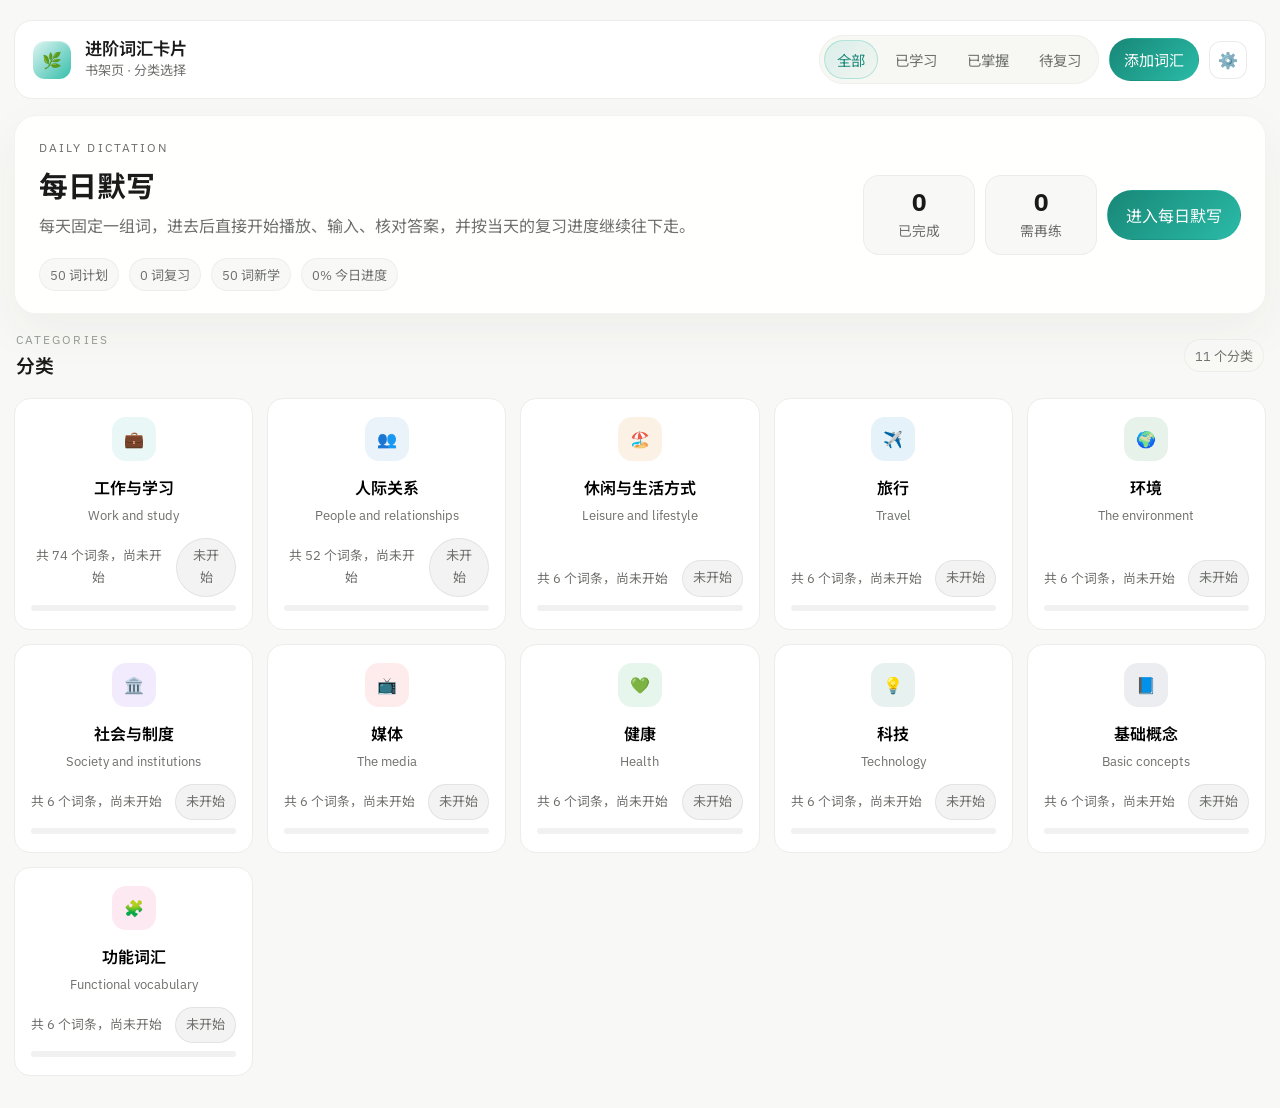
<file: index.html>
<!DOCTYPE html>
<html lang="zh-CN">
  <head>
    <meta charset="UTF-8" />
    <meta name="viewport" content="width=device-width, initial-scale=1.0" />
    <title>进阶词汇卡片</title>
    <meta
      name="description"
      content="把进阶英语词汇做成可浏览、可标记、可复述、可自测的学习笔记网站。"
    />
    <link rel="preconnect" href="https://fonts.googleapis.com" />
    <link rel="preconnect" href="https://fonts.gstatic.com" crossorigin />
    <link
      href="https://fonts.googleapis.com/css2?family=Cormorant+Garamond:wght@500;600;700&family=IBM+Plex+Sans:wght@400;500;600;700&family=Noto+Sans+SC:wght@400;500;700&display=swap"
      rel="stylesheet"
    />
    <link rel="stylesheet" href="./styles.css" />
  </head>
  <body>
    <div class="ambient ambient-left"></div>
    <div class="ambient ambient-right"></div>
    <div class="paper-noise"></div>
    <div class="app-shell">
      <div id="app"></div>
    </div>
    <script src="./script.js"></script>
  </body>
</html>
</file>
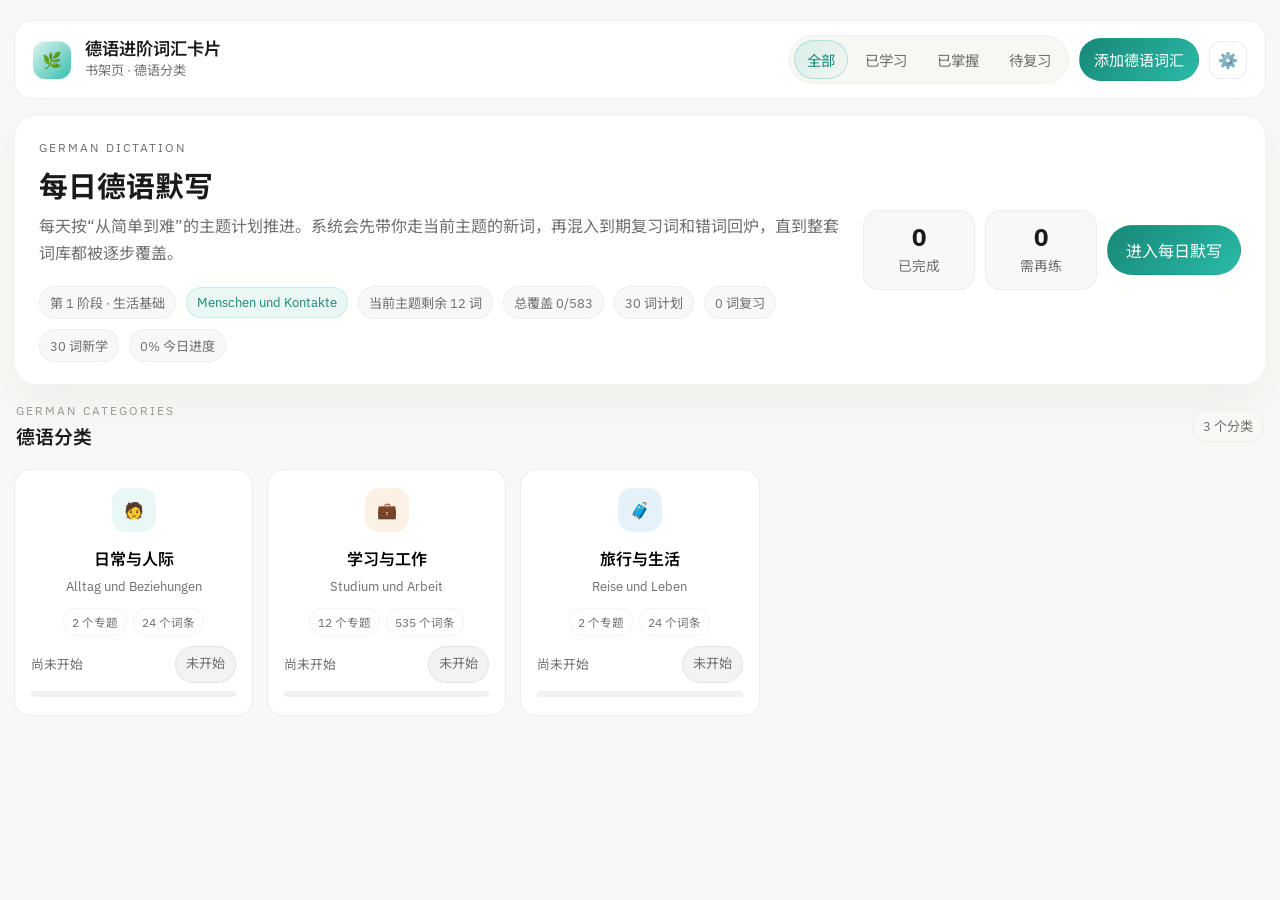
<file: german-vocab-site/index.html>
<!DOCTYPE html>
<html lang="zh-CN">
  <head>
    <meta charset="UTF-8" />
    <meta name="viewport" content="width=device-width, initial-scale=1.0" />
    <title>德语进阶词汇卡片</title>
    <meta
      name="description"
      content="把进阶德语词汇做成可浏览、可标记、可复述、可自测的学习笔记网站。"
    />
    <link rel="preconnect" href="https://fonts.googleapis.com" />
    <link rel="preconnect" href="https://fonts.gstatic.com" crossorigin />
    <link
      href="https://fonts.googleapis.com/css2?family=Cormorant+Garamond:wght@500;600;700&family=IBM+Plex+Sans:wght@400;500;600;700&family=Noto+Sans+SC:wght@400;500;700&display=swap"
      rel="stylesheet"
    />
    <link rel="stylesheet" href="./styles.css?v=curriculum-v3" />
  </head>
  <body>
    <div class="ambient ambient-left"></div>
    <div class="ambient ambient-right"></div>
    <div class="paper-noise"></div>
    <div class="app-shell">
      <div id="app"></div>
    </div>
    <script src="./imported-topics.js?v=curriculum-v3"></script>
    <script src="./script.js?v=curriculum-v3"></script>
  </body>
</html>
</file>
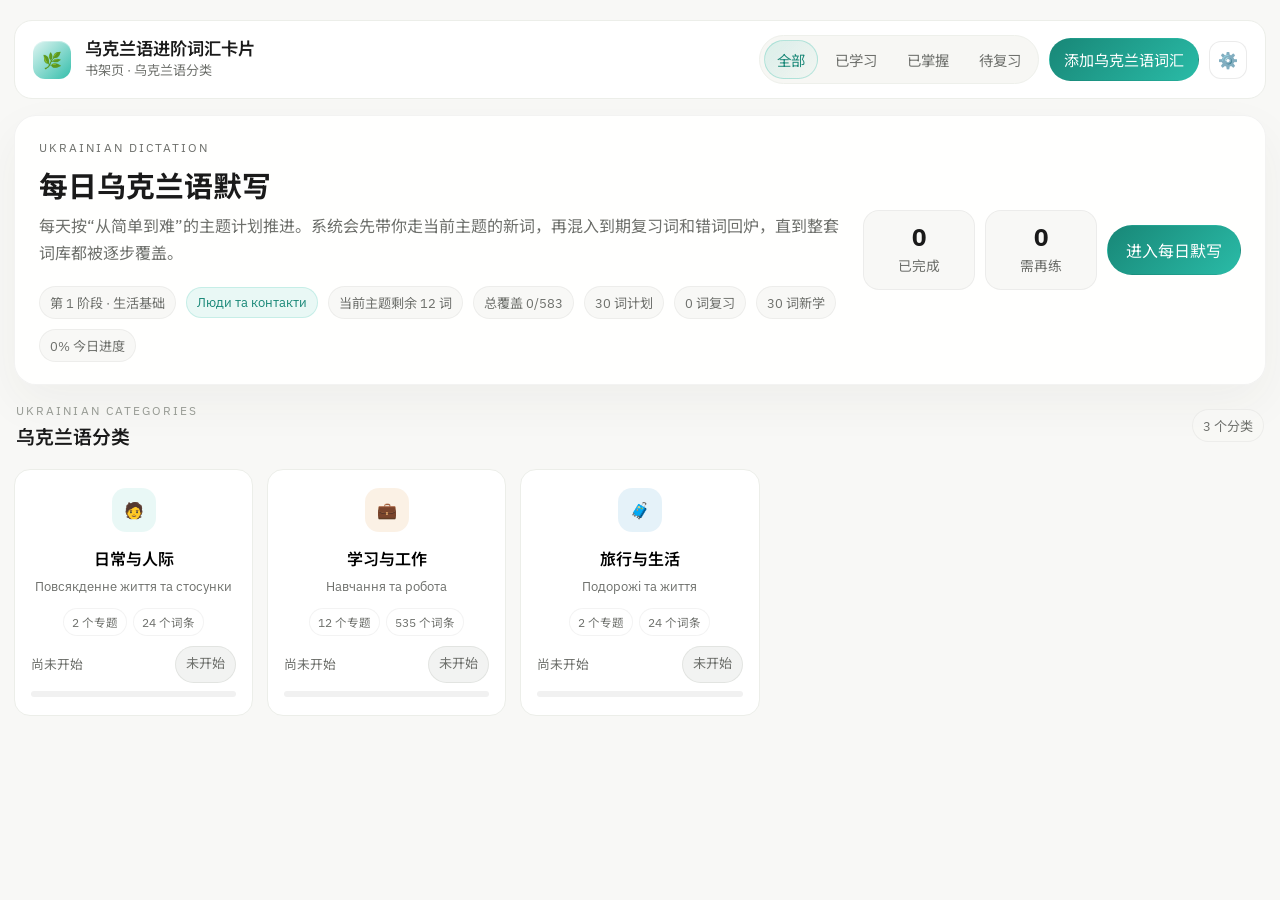
<file: ukrainian-vocab-site/index.html>
<!DOCTYPE html>
<html lang="zh-CN">
  <head>
    <meta charset="UTF-8" />
    <meta name="viewport" content="width=device-width, initial-scale=1.0" />
    <title>乌克兰语进阶词汇卡片</title>
    <meta
      name="description"
      content="把进阶乌克兰语词汇做成可浏览、可标记、可复述、可自测的学习笔记网站。"
    />
    <link rel="preconnect" href="https://fonts.googleapis.com" />
    <link rel="preconnect" href="https://fonts.gstatic.com" crossorigin />
    <link
      href="https://fonts.googleapis.com/css2?family=Cormorant+Garamond:wght@500;600;700&family=IBM+Plex+Sans:wght@400;500;600;700&family=Noto+Sans+SC:wght@400;500;700&display=swap"
      rel="stylesheet"
    />
    <link rel="stylesheet" href="./styles.css?v=ukrainian-v4" />
  </head>
  <body>
    <div class="ambient ambient-left"></div>
    <div class="ambient ambient-right"></div>
    <div class="paper-noise"></div>
    <div class="app-shell">
      <div id="app"></div>
    </div>
    <script src="./imported-topics.js?v=ukrainian-v4"></script>
    <script src="./script.js?v=ukrainian-v4"></script>
  </body>
</html>
</file>
<file: styles.css>
:root {
  --bg: #f8f8f6;
  --bg-strong: #f2efe7;
  --card: rgba(255, 255, 255, 0.9);
  --card-strong: #ffffff;
  --paper: rgba(255, 252, 247, 0.82);
  --line: rgba(34, 34, 34, 0.09);
  --line-strong: rgba(34, 34, 34, 0.16);
  --shadow: 0 24px 60px rgba(51, 46, 37, 0.08);
  --shadow-soft: 0 14px 34px rgba(51, 46, 37, 0.05);
  --text: #1a1a1a;
  --muted: #6e706c;
  --muted-soft: #969a93;
  --teal: #2abba7;
  --teal-deep: #188777;
  --teal-soft: rgba(42, 187, 167, 0.11);
  --green: #4caf50;
  --green-soft: rgba(76, 175, 80, 0.14);
  --red: #e57373;
  --red-soft: rgba(229, 115, 115, 0.14);
  --amber: #ffc107;
  --amber-soft: rgba(255, 193, 7, 0.16);
  --pink-soft: #fff5f5;
  --radius-xl: 28px;
  --radius-lg: 18px;
  --radius-md: 12px;
  --radius-sm: 10px;
}

* {
  box-sizing: border-box;
}

html {
  scroll-behavior: auto;
}

body {
  margin: 0;
  min-height: 100vh;
  color: var(--text);
  font-family: "IBM Plex Sans", "Noto Sans SC", sans-serif;
  background:
    radial-gradient(circle at 15% 12%, rgba(42, 187, 167, 0.13), transparent 24%),
    radial-gradient(circle at 82% 18%, rgba(255, 193, 7, 0.09), transparent 22%),
    linear-gradient(180deg, #fbfaf6 0%, #f7f5ef 100%);
  overflow-x: hidden;
}

body.modal-open {
  overflow: hidden;
}

button,
select,
input {
  font: inherit;
}

button {
  cursor: pointer;
}

a {
  color: inherit;
  text-decoration: none;
}

.ambient,
.paper-noise {
  pointer-events: none;
  position: fixed;
  inset: 0;
}

.ambient {
  z-index: 0;
}

.ambient-left {
  background: radial-gradient(circle at 10% 10%, rgba(42, 187, 167, 0.1), transparent 26%);
}

.ambient-right {
  background: radial-gradient(circle at 85% 22%, rgba(240, 157, 94, 0.12), transparent 24%);
}

.paper-noise {
  z-index: 0;
  opacity: 0.18;
  background-image:
    linear-gradient(rgba(42, 187, 167, 0.02) 1px, transparent 1px),
    linear-gradient(90deg, rgba(42, 187, 167, 0.02) 1px, transparent 1px);
  background-size: 28px 28px;
  mask-image: linear-gradient(180deg, rgba(0, 0, 0, 0.8), transparent 85%);
}

.app-shell {
  position: relative;
  z-index: 1;
  width: min(1380px, calc(100% - 32px));
  margin: 0 auto;
  padding: 28px 0 44px;
}

.top-banner,
.home-hero,
.category-card,
.detail-sidebar,
.detail-main,
.study-panel,
.detail-empty,
.settings-modal {
  border: 1px solid var(--line);
  background: var(--card);
  backdrop-filter: blur(18px);
  box-shadow: var(--shadow-soft);
}

.top-banner {
  display: flex;
  align-items: center;
  justify-content: space-between;
  gap: 16px;
  padding: 16px 18px;
  border-radius: 999px;
  background: rgba(255, 255, 255, 0.75);
}

.brand {
  display: flex;
  align-items: center;
  gap: 14px;
}

.brand-mark {
  width: 44px;
  height: 44px;
  display: grid;
  place-items: center;
  border-radius: 14px;
  background: linear-gradient(135deg, rgba(42, 187, 167, 0.2), rgba(24, 135, 119, 0.92));
  color: #ffffff;
  font-size: 1.2rem;
  box-shadow: inset 0 1px 0 rgba(255, 255, 255, 0.35);
}

.brand-copy {
  display: flex;
  flex-direction: column;
  gap: 2px;
}

.eyebrow {
  margin: 0;
  font-size: 0.72rem;
  letter-spacing: 0.18em;
  text-transform: uppercase;
  color: var(--muted-soft);
}

.brand-title,
.hero-copy h1,
.hero-stat strong,
.category-card h3,
.detail-page-title,
.panel-title,
.word-card-word,
.topic-select-title,
.settings-modal h2 {
  font-family: "Cormorant Garamond", Georgia, serif;
}

.brand-title {
  font-size: 1.6rem;
  line-height: 1;
  margin: 0;
}

.brand-copy span {
  font-size: 0.92rem;
  color: var(--muted);
}

.header-actions,
.filter-row,
.hero-stats,
.hero-actions,
.card-meta,
.legend-row,
.word-actions,
.topic-progress-row,
.study-panel-header,
.quiz-answer,
.assessment-row,
.settings-row,
.drawer-actions {
  display: flex;
  align-items: center;
  gap: 10px;
}

.pill-group {
  display: inline-flex;
  gap: 8px;
  padding: 6px;
  border-radius: 999px;
  background: rgba(248, 248, 246, 0.92);
  border: 1px solid rgba(26, 26, 26, 0.05);
}

.pill-btn,
.icon-btn,
.ghost-btn,
.solid-btn,
.assessment-btn,
.tab-btn,
.topic-item,
.audio-btn,
.status-btn,
.quiz-reveal-btn,
.drawer-btn,
.toolbar-link,
.select-shell,
.mode-chip {
  transition:
    transform 180ms ease,
    background 180ms ease,
    border-color 180ms ease,
    color 180ms ease,
    box-shadow 180ms ease;
}

.pill-btn,
.icon-btn,
.ghost-btn,
.solid-btn,
.tab-btn,
.drawer-btn,
.toolbar-link {
  border: 1px solid transparent;
  background: transparent;
}

.pill-btn {
  padding: 10px 14px;
  border-radius: 999px;
  color: var(--muted);
}

.pill-btn:hover,
.icon-btn:hover,
.ghost-btn:hover,
.solid-btn:hover,
.tab-btn:hover,
.drawer-btn:hover,
.quiz-reveal-btn:hover,
.toolbar-link:hover {
  transform: translateY(-1px);
}

.pill-btn.active {
  background: linear-gradient(135deg, rgba(42, 187, 167, 0.14), rgba(42, 187, 167, 0.02));
  border-color: rgba(42, 187, 167, 0.28);
  color: var(--teal-deep);
}

.icon-btn,
.drawer-btn {
  width: 44px;
  height: 44px;
  border-radius: 14px;
  display: grid;
  place-items: center;
  color: var(--muted);
  border-color: var(--line);
  background: rgba(255, 255, 255, 0.78);
}

.toolbar-link,
.ghost-btn {
  border-color: var(--line);
  padding: 10px 14px;
  border-radius: 999px;
  color: var(--muted);
  background: rgba(255, 255, 255, 0.76);
}

.solid-btn {
  padding: 12px 18px;
  border-radius: 999px;
  color: #ffffff;
  background: linear-gradient(135deg, var(--teal-deep), var(--teal));
  box-shadow: 0 14px 28px rgba(24, 135, 119, 0.16);
}

.solid-btn.subtle {
  background: linear-gradient(135deg, #232320, #3a3b38);
  box-shadow: 0 14px 28px rgba(35, 35, 32, 0.12);
}

.solid-btn.small,
.ghost-btn.small,
.toolbar-link.small {
  padding: 10px 14px;
  font-size: 0.94rem;
}

.solid-btn:disabled,
.ghost-btn:disabled {
  opacity: 0.62;
  cursor: wait;
  transform: none;
}

.home-hero {
  margin-top: 20px;
  padding: 36px;
  border-radius: var(--radius-xl);
  background:
    radial-gradient(circle at top left, rgba(42, 187, 167, 0.12), transparent 34%),
    linear-gradient(135deg, rgba(255, 255, 255, 0.92), rgba(255, 252, 247, 0.95));
  box-shadow: var(--shadow);
}

.hero-grid {
  display: grid;
  grid-template-columns: minmax(0, 1.2fr) minmax(360px, 0.8fr);
  gap: 28px;
}

.hero-copy h1 {
  margin: 8px 0 12px;
  font-size: clamp(2.8rem, 5vw, 4.5rem);
  line-height: 0.95;
  letter-spacing: -0.04em;
}

.hero-copy p {
  margin: 0;
  max-width: 620px;
  font-size: 1.05rem;
  line-height: 1.75;
  color: var(--muted);
}

.hero-stats {
  margin-top: 26px;
  flex-wrap: wrap;
}

.hero-stat {
  min-width: 170px;
  padding: 16px 18px;
  border-radius: var(--radius-lg);
  background: rgba(255, 255, 255, 0.76);
  border: 1px solid rgba(26, 26, 26, 0.04);
}

.hero-stat strong {
  display: block;
  font-size: 2rem;
  line-height: 1;
}

.hero-stat span {
  display: block;
  margin-top: 6px;
  color: var(--muted);
  font-size: 0.95rem;
}

.hero-actions {
  margin-top: 28px;
  flex-wrap: wrap;
}

.hero-note {
  display: flex;
  flex-direction: column;
  gap: 18px;
  padding: 28px;
  border-radius: 24px;
  background:
    linear-gradient(180deg, rgba(255, 255, 255, 0.92), rgba(248, 248, 246, 0.98));
  border: 1px solid rgba(26, 26, 26, 0.06);
}

.hero-note-card {
  padding: 18px;
  border-radius: var(--radius-lg);
  border: 1px dashed rgba(42, 187, 167, 0.24);
  background:
    linear-gradient(180deg, rgba(42, 187, 167, 0.06), rgba(42, 187, 167, 0.01)),
    linear-gradient(180deg, transparent 27px, rgba(42, 187, 167, 0.08) 28px, transparent 29px);
  background-size: auto, 100% 34px;
}

.hero-note-card h3 {
  margin: 0 0 8px;
  font-size: 1.4rem;
}

.hero-note-card p,
.hero-mini-list li,
.category-card p,
.progress-caption,
.topic-subtitle,
.detail-subtitle,
.panel-copy,
.word-card-detail p,
.empty-copy,
.settings-copy,
.helper-text,
.filter-empty p {
  color: var(--muted);
  line-height: 1.72;
}

.hero-mini-list {
  margin: 0;
  padding-left: 20px;
}

.hero-mini-list li + li {
  margin-top: 8px;
}

.section-top {
  margin-top: 26px;
  display: flex;
  align-items: center;
  justify-content: space-between;
  gap: 16px;
}

.section-top h2,
.detail-main h2,
.study-card h3,
.settings-modal h2 {
  margin: 0;
  font-size: 2rem;
}

.section-top p,
.detail-subtitle {
  margin: 0;
}

.category-grid {
  margin-top: 18px;
  display: grid;
  grid-template-columns: repeat(5, minmax(0, 1fr));
  gap: 16px;
}

.category-card {
  position: relative;
  display: flex;
  flex-direction: column;
  align-items: center;
  min-height: 220px;
  padding: 20px;
  border-radius: 22px;
  overflow: hidden;
  cursor: pointer;
  text-align: center;
}

.category-card::before {
  content: "";
  position: absolute;
  inset: auto -28px -32px auto;
  width: 120px;
  height: 120px;
  border-radius: 50%;
  background: radial-gradient(circle, rgba(42, 187, 167, 0.14), transparent 70%);
}

.category-card:hover {
  transform: translateY(-4px);
  box-shadow: var(--shadow);
}

.card-icon {
  width: 52px;
  height: 52px;
  display: grid;
  place-items: center;
  border-radius: 16px;
  font-size: 1.25rem;
  background: rgba(42, 187, 167, 0.08);
  color: var(--teal-deep);
}

.category-card h3 {
  margin: 18px 0 6px;
  font-size: 1.55rem;
}

.category-card p {
  margin: 0;
  font-size: 0.95rem;
}

.category-card-footer {
  margin-top: auto;
  width: 100%;
}

.progress-bar {
  margin-top: 10px;
  height: 9px;
  overflow: hidden;
  border-radius: 999px;
  background: rgba(26, 26, 26, 0.06);
}

.progress-bar span {
  display: block;
  height: 100%;
  border-radius: inherit;
  background: linear-gradient(90deg, var(--teal), #5dd8c2);
}

.progress-caption {
  display: flex;
  align-items: center;
  justify-content: space-between;
  gap: 10px;
  margin-top: 12px;
  font-size: 0.88rem;
}

.tag {
  display: inline-flex;
  align-items: center;
  gap: 6px;
  padding: 6px 10px;
  border-radius: 999px;
  font-size: 0.82rem;
  color: var(--muted);
  background: rgba(248, 248, 246, 0.9);
  border: 1px solid rgba(26, 26, 26, 0.05);
}

.tag.review {
  color: #996306;
  background: var(--amber-soft);
  border-color: rgba(255, 193, 7, 0.24);
}

.tag.mastered {
  color: #2d7c31;
  background: var(--green-soft);
  border-color: rgba(76, 175, 80, 0.2);
}

.tag.waiting {
  color: var(--muted);
  background: rgba(150, 154, 147, 0.12);
  border-color: rgba(150, 154, 147, 0.18);
}

.filter-empty {
  margin-top: 16px;
  padding: 30px;
  border-radius: var(--radius-lg);
  text-align: center;
  border: 1px dashed rgba(26, 26, 26, 0.12);
  background: rgba(255, 255, 255, 0.64);
}

.detail-header {
  margin-top: 18px;
  display: flex;
  align-items: flex-start;
  justify-content: space-between;
  gap: 16px;
}

.detail-page-title {
  margin: 8px 0 10px;
  font-size: clamp(2.3rem, 4vw, 3.6rem);
  line-height: 0.92;
}

.detail-meta {
  display: flex;
  align-items: center;
  flex-wrap: wrap;
  gap: 10px;
}

.breadcrumb {
  display: inline-flex;
  align-items: center;
  gap: 8px;
  color: var(--muted);
  font-size: 0.94rem;
}

.breadcrumb button {
  border: none;
  background: none;
  padding: 0;
  color: var(--teal-deep);
}

.detail-shell {
  margin-top: 18px;
  display: grid;
  grid-template-columns: 240px minmax(0, 1fr) 330px;
  gap: 18px;
  align-items: start;
}

.detail-sidebar,
.detail-main,
.study-panel,
.detail-empty {
  border-radius: 24px;
}

.detail-sidebar {
  position: sticky;
  top: 16px;
  padding: 22px;
}

.detail-sidebar h2,
.study-card h3,
.panel-title {
  margin: 8px 0 4px;
}

.topic-subtitle,
.detail-subtitle {
  font-size: 0.95rem;
}

.topic-list {
  margin-top: 20px;
  display: grid;
  gap: 8px;
}

.topic-item {
  width: 100%;
  padding: 14px 14px 14px 16px;
  border-radius: 16px;
  border: 1px solid transparent;
  background: transparent;
  text-align: left;
}

.topic-item:hover {
  background: rgba(42, 187, 167, 0.04);
}

.topic-item.active {
  background: #f0faf8;
  border-color: rgba(42, 187, 167, 0.18);
  box-shadow: inset 4px 0 0 var(--teal);
}

.topic-item strong {
  display: block;
  font-size: 0.96rem;
  line-height: 1.5;
}

.topic-index {
  display: inline-flex;
  min-width: 28px;
  color: var(--teal-deep);
}

.topic-progress-row {
  margin-top: 10px;
  justify-content: space-between;
}

.topic-progress-row span {
  font-size: 0.8rem;
  color: var(--muted);
}

.mode-chip {
  display: inline-flex;
  align-items: center;
  padding: 5px 10px;
  border-radius: 999px;
  font-size: 0.8rem;
  border: 1px solid transparent;
}

.mode-chip.proficient {
  color: #2d7c31;
  background: var(--green-soft);
}

.mode-chip.average {
  color: #996306;
  background: var(--amber-soft);
}

.mode-chip.unfamiliar {
  color: #b35050;
  background: var(--red-soft);
}

.mode-chip.pending {
  color: var(--muted);
  background: rgba(150, 154, 147, 0.12);
}

.detail-main {
  padding: 24px;
}

.detail-main-header {
  display: flex;
  align-items: flex-start;
  justify-content: space-between;
  gap: 16px;
}

.section-tabs {
  display: flex;
  flex-wrap: wrap;
  gap: 10px;
  margin-top: 22px;
}

.tab-btn {
  padding: 12px 16px;
  border-radius: 14px;
  color: var(--muted);
  border-color: rgba(26, 26, 26, 0.06);
  background: rgba(248, 248, 246, 0.8);
}

.tab-btn.active {
  color: var(--text);
  border-color: rgba(26, 26, 26, 0.08);
  background: rgba(255, 255, 255, 0.96);
  box-shadow: inset 0 -2px 0 var(--text);
}

.legend-row {
  margin-top: 18px;
  flex-wrap: wrap;
  padding: 12px 14px;
  border-radius: 16px;
  background: rgba(248, 248, 246, 0.84);
  border: 1px solid rgba(26, 26, 26, 0.05);
  color: var(--muted);
  font-size: 0.9rem;
}

.vocab-grid {
  margin-top: 18px;
  display: grid;
  grid-template-columns: repeat(2, minmax(0, 1fr));
  gap: 14px;
}

.word-card {
  border-radius: 18px;
  border: 1px solid rgba(26, 26, 26, 0.06);
  background: rgba(255, 255, 255, 0.84);
  overflow: hidden;
  box-shadow: 0 10px 28px rgba(51, 46, 37, 0.04);
}

.word-card.known {
  border-color: rgba(76, 175, 80, 0.22);
}

.word-card.unknown {
  border-color: rgba(229, 115, 115, 0.22);
}

.word-card.expanded {
  background: linear-gradient(180deg, rgba(255, 255, 255, 0.92), var(--pink-soft));
}

.word-card-head {
  display: grid;
  grid-template-columns: auto minmax(0, 1fr) auto;
  gap: 10px;
  align-items: start;
  padding: 14px;
}

.audio-btn {
  width: 38px;
  height: 38px;
  display: grid;
  place-items: center;
  border-radius: 12px;
  border: 1px solid rgba(42, 187, 167, 0.16);
  background: rgba(42, 187, 167, 0.08);
  color: var(--teal-deep);
}

.audio-btn.loading {
  background: rgba(255, 193, 7, 0.16);
  border-color: rgba(255, 193, 7, 0.28);
  color: #996306;
}

.audio-btn.playing {
  background: rgba(42, 187, 167, 0.18);
  border-color: rgba(42, 187, 167, 0.32);
  color: var(--teal-deep);
  box-shadow: 0 0 0 6px rgba(42, 187, 167, 0.08);
}

.word-trigger {
  border: none;
  padding: 0;
  background: none;
  text-align: left;
}

.word-card-word {
  display: block;
  font-size: 1.42rem;
  line-height: 1.08;
}

.word-card-meta {
  display: inline-flex;
  align-items: center;
  gap: 8px;
  margin-top: 8px;
  flex-wrap: wrap;
}

.word-note-tag {
  display: inline-flex;
  align-items: center;
  padding: 5px 8px;
  border-radius: 999px;
  font-size: 0.78rem;
  color: var(--muted);
  background: rgba(248, 248, 246, 0.94);
  border: 1px solid rgba(26, 26, 26, 0.05);
}

.status-btn {
  width: 36px;
  height: 36px;
  display: grid;
  place-items: center;
  border-radius: 12px;
  border: 1px solid rgba(26, 26, 26, 0.08);
  background: rgba(255, 255, 255, 0.86);
  color: var(--muted);
}

.status-btn.known.active {
  border-color: rgba(76, 175, 80, 0.28);
  background: var(--green-soft);
  color: var(--green);
}

.status-btn.unknown.active {
  border-color: rgba(229, 115, 115, 0.28);
  background: var(--red-soft);
  color: var(--red);
}

.word-card-detail {
  padding: 0 16px 16px 68px;
  border-top: 1px solid rgba(26, 26, 26, 0.06);
}

.word-card-detail strong {
  display: block;
  padding-top: 14px;
  color: var(--teal-deep);
  font-size: 1rem;
}

.word-card-detail p {
  margin: 8px 0 0;
}

.detail-empty {
  padding: 28px;
}

.study-panel {
  position: sticky;
  top: 16px;
  padding: 18px;
}

.study-panel > .study-card + .study-card {
  margin-top: 16px;
}

.study-card {
  padding: 18px;
  border-radius: 18px;
  background: rgba(255, 255, 255, 0.88);
  border: 1px solid rgba(26, 26, 26, 0.05);
}

.study-panel-header {
  justify-content: space-between;
  margin-bottom: 8px;
}

.panel-title {
  font-size: 1.6rem;
}

.panel-copy {
  margin: 10px 0 0;
  font-size: 0.95rem;
}

.translation-card {
  margin-top: 16px;
  padding: 16px;
  border-radius: 16px;
  background:
    linear-gradient(180deg, rgba(42, 187, 167, 0.06), rgba(42, 187, 167, 0.01)),
    linear-gradient(180deg, transparent 30px, rgba(42, 187, 167, 0.08) 31px, transparent 32px);
  background-size: auto, 100% 38px;
  border: 1px dashed rgba(42, 187, 167, 0.2);
}

.translation-card p {
  margin: 0;
  line-height: 1.88;
}

.translation-card .english-sample {
  margin-top: 14px;
  padding-top: 14px;
  border-top: 1px solid rgba(26, 26, 26, 0.06);
}

.quiz-list {
  margin-top: 16px;
  display: grid;
  gap: 12px;
}

.quiz-item {
  padding: 14px;
  border-radius: 16px;
  border: 1px solid rgba(26, 26, 26, 0.05);
  background: rgba(248, 248, 246, 0.82);
}

.quiz-item strong {
  display: block;
  font-size: 0.96rem;
  line-height: 1.6;
}

.quiz-item p {
  margin: 8px 0 0;
}

.quiz-reveal-btn {
  margin-top: 12px;
  padding: 10px 12px;
  border-radius: 12px;
  border: 1px solid rgba(42, 187, 167, 0.18);
  background: rgba(42, 187, 167, 0.08);
  color: var(--teal-deep);
}

.quiz-item.revealed {
  background: rgba(255, 255, 255, 0.92);
}

.quiz-answer {
  margin-top: 10px;
  align-items: flex-start;
  justify-content: space-between;
}

.quiz-answer strong {
  font-size: 1rem;
}

.quiz-answer p {
  margin: 4px 0 0;
  color: var(--teal-deep);
}

.assessment-block {
  margin-top: 16px;
  padding-top: 16px;
  border-top: 1px solid rgba(26, 26, 26, 0.06);
}

.assessment-block p {
  margin: 0 0 12px;
}

.assessment-row {
  flex-wrap: wrap;
}

.assessment-btn {
  border: 1px solid transparent;
  padding: 12px 14px;
  border-radius: 14px;
  background: rgba(255, 255, 255, 0.92);
}

.assessment-btn.proficient {
  color: #2d7c31;
  border-color: rgba(76, 175, 80, 0.22);
  background: var(--green-soft);
}

.assessment-btn.average {
  color: #996306;
  border-color: rgba(255, 193, 7, 0.22);
  background: var(--amber-soft);
}

.assessment-btn.unfamiliar {
  color: #b35050;
  border-color: rgba(229, 115, 115, 0.22);
  background: var(--red-soft);
}

.study-footer {
  margin-top: 14px;
  font-size: 0.86rem;
  color: var(--muted);
}

.mobile-topic-select {
  display: none;
}

.select-shell {
  width: 100%;
  display: flex;
  align-items: center;
  gap: 10px;
  margin-top: 18px;
  padding: 12px 14px;
  border-radius: 16px;
  border: 1px solid rgba(26, 26, 26, 0.06);
  background: rgba(255, 255, 255, 0.88);
}

.select-shell select {
  width: 100%;
  border: none;
  background: transparent;
  outline: none;
  color: var(--text);
}

.drawer-overlay {
  display: none;
}

.drawer-actions {
  justify-content: flex-end;
}

.settings-backdrop,
.drawer-overlay {
  position: fixed;
  inset: 0;
  background: rgba(26, 26, 26, 0.28);
  z-index: 20;
}

.settings-modal {
  position: fixed;
  z-index: 21;
  top: 50%;
  left: 50%;
  width: min(520px, calc(100% - 24px));
  transform: translate(-50%, -50%);
  padding: 24px;
  border-radius: 28px;
  background:
    radial-gradient(circle at top left, rgba(42, 187, 167, 0.12), transparent 36%),
    rgba(255, 255, 255, 0.96);
  box-shadow: var(--shadow);
}

.settings-copy {
  margin: 12px 0 18px;
}

.settings-grid {
  display: grid;
  gap: 14px;
}

.word-entry-modal {
  width: min(680px, calc(100% - 24px));
}

.word-entry-inline {
  display: grid;
  grid-template-columns: minmax(0, 1fr) auto;
  gap: 12px;
  align-items: end;
  margin-bottom: 10px;
}

.word-autofill-btn {
  min-width: 138px;
}

.word-lookup-status {
  margin: 0 0 16px;
  padding: 12px 14px;
  border-radius: 14px;
  border: 1px solid rgba(26, 26, 26, 0.06);
  background: rgba(248, 248, 246, 0.9);
  color: var(--muted);
  font-size: 0.93rem;
  line-height: 1.6;
}

.word-lookup-status[data-state="success"] {
  border-color: rgba(42, 187, 167, 0.22);
  background: rgba(232, 249, 245, 0.96);
  color: var(--teal-deep);
}

.word-lookup-status[data-state="error"] {
  border-color: rgba(219, 128, 96, 0.22);
  background: rgba(255, 244, 239, 0.96);
  color: #8b4d34;
}

.word-lookup-status[data-state="loading"] {
  border-color: rgba(42, 187, 167, 0.16);
  color: var(--text);
}

.word-entry-grid {
  display: grid;
  grid-template-columns: repeat(2, minmax(0, 1fr));
  gap: 12px;
}

.word-entry-field {
  display: grid;
  gap: 6px;
  color: var(--muted);
  font-size: 0.9rem;
}

.word-entry-field-full {
  grid-column: 1 / -1;
}

.word-entry-field input,
.word-entry-field textarea,
.word-entry-field select {
  width: 100%;
  border: 1px solid rgba(26, 26, 26, 0.08);
  border-radius: 12px;
  padding: 11px 12px;
  background: rgba(255, 255, 255, 0.92);
  color: var(--text);
}

.word-entry-field textarea {
  resize: vertical;
  min-height: 110px;
}

.classification-box {
  margin-top: 16px;
  display: flex;
  align-items: center;
  justify-content: space-between;
  gap: 12px;
  padding: 14px 16px;
  border-radius: 16px;
  background: rgba(248, 248, 246, 0.88);
  border: 1px solid rgba(26, 26, 26, 0.05);
}

.classification-label {
  margin: 0 0 4px;
  font-size: 0.76rem;
  letter-spacing: 0.12em;
  text-transform: uppercase;
  color: var(--muted-soft);
}

.classification-box strong {
  display: block;
  color: var(--text);
  line-height: 1.55;
}

.settings-row {
  justify-content: space-between;
  padding: 14px 16px;
  border-radius: 16px;
  background: rgba(248, 248, 246, 0.88);
  border: 1px solid rgba(26, 26, 26, 0.05);
}

.settings-row label {
  display: flex;
  flex-direction: column;
  gap: 6px;
  color: var(--muted);
  font-size: 0.92rem;
}

.settings-row select {
  min-width: 180px;
  border: 1px solid rgba(26, 26, 26, 0.08);
  border-radius: 12px;
  padding: 10px 12px;
  background: rgba(255, 255, 255, 0.92);
}

.danger-zone {
  margin-top: 18px;
  padding: 16px;
  border-radius: 18px;
  background: rgba(229, 115, 115, 0.08);
  border: 1px solid rgba(229, 115, 115, 0.14);
}

.danger-zone h3 {
  margin: 0;
  font-size: 1rem;
}

.danger-zone p {
  margin: 8px 0 14px;
  color: var(--muted);
}

.danger-btn {
  border: 1px solid rgba(229, 115, 115, 0.24);
  color: #b35050;
  background: rgba(255, 255, 255, 0.88);
}

@media (max-width: 1260px) {
  .category-grid {
    grid-template-columns: repeat(4, minmax(0, 1fr));
  }

  .detail-shell {
    grid-template-columns: 220px minmax(0, 1fr);
  }

  .study-panel {
    position: fixed;
    top: 12px;
    right: 12px;
    bottom: 12px;
    z-index: 31;
    width: min(360px, calc(100vw - 24px));
    overflow-y: auto;
    transform: translateX(calc(100% + 24px));
  }

  .detail-shell.drawer-open .study-panel {
    transform: translateX(0);
  }

  .detail-shell.drawer-open .drawer-overlay {
    display: block;
  }
}

@media (max-width: 1080px) {
  .hero-grid {
    grid-template-columns: 1fr;
  }

  .category-grid {
    grid-template-columns: repeat(3, minmax(0, 1fr));
  }

  .vocab-grid {
    grid-template-columns: 1fr;
  }
}

@media (max-width: 820px) {
  .app-shell {
    width: min(100%, calc(100% - 20px));
    padding-top: 14px;
  }

  .top-banner,
  .detail-header,
  .detail-main-header,
  .section-top {
    flex-direction: column;
    align-items: stretch;
  }

  .header-actions {
    justify-content: space-between;
    flex-wrap: wrap;
  }

  .pill-group {
    width: 100%;
    overflow-x: auto;
  }

  .category-grid {
    grid-template-columns: repeat(2, minmax(0, 1fr));
  }

  .detail-shell {
    grid-template-columns: 1fr;
  }

  .detail-sidebar {
    display: none;
  }

  .mobile-topic-select {
    display: block;
  }

  .study-panel {
    width: min(100vw - 18px, 420px);
  }
}

@media (max-width: 640px) {
  .app-shell {
    width: calc(100% - 16px);
  }

  .top-banner,
  .home-hero,
  .detail-main,
  .detail-empty,
  .settings-modal {
    border-radius: 22px;
  }

  .home-hero,
  .detail-main,
  .detail-sidebar,
  .study-panel {
    padding: 18px;
  }

  .hero-copy h1,
  .detail-page-title {
    letter-spacing: -0.02em;
  }

  .category-grid {
    grid-template-columns: 1fr;
  }

  .word-card-head {
    grid-template-columns: auto minmax(0, 1fr);
  }

  .word-actions {
    grid-column: 1 / -1;
    justify-content: flex-end;
  }

  .word-card-detail {
    padding-left: 16px;
  }

  .assessment-row,
  .hero-actions,
  .hero-stats {
    flex-direction: column;
    align-items: stretch;
  }

  .assessment-btn,
  .solid-btn,
  .ghost-btn,
  .toolbar-link {
    width: 100%;
    justify-content: center;
  }
}

/* Reference-style overrides */

.ambient,
.paper-noise {
  display: none;
}

body {
  background: #f8f8f6;
}

.app-shell {
  width: min(1320px, calc(100% - 28px));
  padding: 20px 0 32px;
}

.brand-title,
.category-card h3,
.detail-page-title,
.detail-main h2,
.detail-sidebar h2,
.study-card h3,
.panel-title,
.word-card-word,
.topic-select-title,
.settings-modal h2 {
  font-family: "IBM Plex Sans", "Noto Sans SC", sans-serif;
}

.top-banner,
.home-hero,
.category-card,
.detail-sidebar,
.detail-main,
.study-panel,
.detail-empty,
.settings-modal,
.study-card {
  background: #ffffff;
  border-color: #eceee9;
  box-shadow: none;
  backdrop-filter: none;
}

.top-banner {
  padding: 14px 18px;
  border-radius: 18px;
}

.brand-mark {
  width: 38px;
  height: 38px;
  border-radius: 12px;
  font-size: 1rem;
  background: linear-gradient(135deg, rgba(42, 187, 167, 0.15), rgba(42, 187, 167, 0.95));
}

.brand-title {
  font-size: 1.08rem;
  font-weight: 600;
}

.brand-copy span {
  font-size: 0.82rem;
}

.pill-group {
  padding: 4px;
  gap: 4px;
  background: #f7f7f4;
  border-color: #eef0eb;
}

.pill-btn {
  padding: 8px 12px;
  font-size: 0.9rem;
}

.icon-btn,
.toolbar-link,
.ghost-btn,
.solid-btn {
  box-shadow: none;
}

.icon-btn {
  width: 38px;
  height: 38px;
  border-radius: 12px;
}

.compact-home .category-grid {
  margin-top: 12px;
}

.home-board {
  margin-top: 16px;
}

.daily-dictation-card {
  margin-top: 16px;
  display: grid;
  grid-template-columns: minmax(0, 1.3fr) auto;
  gap: 18px;
  padding: 22px 24px;
  border-radius: 22px;
  background: rgba(255, 255, 255, 0.88);
  border: 1px solid rgba(26, 26, 26, 0.05);
  box-shadow: 0 18px 48px rgba(56, 52, 43, 0.05);
}

.daily-dictation-card h2 {
  margin: 6px 0 8px;
  font-size: 1.8rem;
}

.daily-dictation-card p {
  margin: 0;
  color: var(--muted);
  line-height: 1.72;
}

.daily-dictation-meta,
.daily-dictation-side {
  display: flex;
  align-items: center;
  gap: 10px;
  flex-wrap: wrap;
}

.daily-dictation-meta {
  margin-top: 18px;
}

.daily-dictation-side {
  justify-content: flex-end;
  align-content: center;
}

.daily-dictation-stat {
  min-width: 112px;
  padding: 14px 16px;
  border-radius: 16px;
  text-align: center;
  background: rgba(248, 248, 246, 0.92);
  border: 1px solid rgba(26, 26, 26, 0.05);
}

.daily-dictation-stat strong {
  display: block;
  font-size: 1.5rem;
  line-height: 1;
}

.daily-dictation-stat span {
  display: block;
  margin-top: 6px;
  color: var(--muted);
  font-size: 0.86rem;
}

.dictation-page {
  padding: 14px 0 28px;
}

.dictation-shell {
  display: grid;
  gap: 0;
  min-height: calc(100vh - 72px);
  border-radius: 26px;
  overflow: hidden;
  background: rgba(255, 255, 255, 0.96);
  border: 1px solid rgba(26, 26, 26, 0.04);
  box-shadow: 0 24px 64px rgba(55, 53, 47, 0.08);
}

.dictation-topbar,
.dictation-footer__meta,
.dictation-topbar__left,
.dictation-topbar__center,
.dictation-topbar__right,
.dictation-action-row,
.dictation-answer-card__top,
.dictation-answer-card__meta,
.dictation-answer-card__marks,
.dictation-footer__tags {
  display: flex;
  align-items: center;
  gap: 12px;
  flex-wrap: wrap;
}

.dictation-topbar {
  justify-content: space-between;
  padding: 18px 22px;
  border-bottom: 1px solid rgba(26, 26, 26, 0.05);
  background: rgba(252, 252, 250, 0.92);
}

.dictation-title strong {
  font-size: 1rem;
  font-weight: 600;
}

.dictation-back-btn,
.dictation-control-btn,
.dictation-sound-btn,
.dictation-end-btn,
.dictation-action-btn,
.dictation-mark-btn,
.dictation-fullscreen-btn {
  appearance: none;
  border: 1px solid rgba(26, 26, 26, 0.08);
  background: rgba(255, 255, 255, 0.88);
  color: var(--text);
  transition:
    transform 180ms ease,
    background 180ms ease,
    border-color 180ms ease,
    color 180ms ease,
    box-shadow 180ms ease;
}

.dictation-back-btn:hover,
.dictation-control-btn:hover,
.dictation-sound-btn:hover,
.dictation-end-btn:hover,
.dictation-action-btn:hover,
.dictation-mark-btn:hover,
.dictation-fullscreen-btn:hover {
  transform: translateY(-1px);
}

.dictation-back-btn,
.dictation-sound-btn {
  width: 42px;
  height: 42px;
  display: grid;
  place-items: center;
  border-radius: 14px;
  font-size: 1.2rem;
}

.dictation-control-btn,
.dictation-end-btn,
.dictation-fullscreen-btn,
.dictation-mark-btn {
  padding: 10px 14px;
  border-radius: 999px;
}

.dictation-end-btn,
.dictation-fullscreen-btn,
.dictation-action-btn.active {
  color: #fff;
  border-color: transparent;
  background: linear-gradient(135deg, #7f3022, #bb5a43);
  box-shadow: 0 12px 26px rgba(187, 90, 67, 0.18);
}

.dictation-main {
  display: grid;
  gap: 26px;
  padding: 34px 24px 26px;
}

.dictation-stage-card,
.dictation-answer-card {
  min-height: 440px;
  display: grid;
  place-items: center;
  border-radius: 28px;
  background: linear-gradient(180deg, #fbfbfa, #f6f6f3);
  border: 1px solid rgba(26, 26, 26, 0.04);
}

.dictation-stage-card {
  padding: 34px 28px;
  text-align: center;
}

.dictation-stage-card--typing {
  align-content: center;
  text-align: left;
}

.dictation-stage-kicker {
  margin: 0;
  color: #9aa19a;
  font-size: 0.8rem;
  letter-spacing: 0.16em;
  text-transform: uppercase;
}

.dictation-stage-card h2 {
  margin: 14px 0 10px;
  font-size: clamp(2.4rem, 5vw, 4rem);
  line-height: 1.04;
  letter-spacing: -0.05em;
}

.dictation-stage-card p {
  margin: 0;
  color: var(--muted);
  line-height: 1.75;
}

.dictation-input-panel {
  width: min(100%, 860px);
  min-height: 232px;
  display: grid;
  place-items: center;
  padding: 30px 40px;
  border-radius: 26px;
  background: rgba(247, 247, 245, 0.95);
}

.dictation-input {
  width: min(100%, 680px);
  border: none;
  background: transparent;
  outline: none;
  text-align: center;
  color: #111;
  font-size: clamp(2.4rem, 6vw, 4.5rem);
  font-weight: 700;
  letter-spacing: -0.04em;
}

.dictation-input::placeholder {
  color: rgba(17, 17, 17, 0.18);
}

.dictation-inline-feedback {
  margin: 18px 0 0;
  min-height: 28px;
  color: #8d5b20;
  text-align: center;
  opacity: 0;
}

.dictation-inline-feedback.visible {
  opacity: 1;
}

.dictation-answer-card {
  align-content: stretch;
  padding: 0;
  overflow: hidden;
}

.dictation-answer-card__top {
  justify-content: space-between;
  padding: 18px 22px;
  background: #86a94d;
  color: #fff;
}

.dictation-answer-card.wrong .dictation-answer-card__top {
  background: #c57a64;
}

.dictation-answer-card__meta strong {
  font-size: 1rem;
}

.dictation-answer-card__meta span,
.dictation-answer-card__next {
  font-size: 0.92rem;
  opacity: 0.96;
}

.dictation-answer-card__body {
  min-height: 250px;
  display: grid;
  place-items: center;
  padding: 32px 24px 18px;
  text-align: center;
}

.dictation-answer-card__body strong {
  display: block;
  font-size: clamp(2.6rem, 6vw, 4.4rem);
  line-height: 1.04;
  color: #6c9440;
  letter-spacing: -0.05em;
}

.dictation-answer-card.wrong .dictation-answer-card__body strong {
  color: #a9553d;
}

.dictation-answer-card__body p {
  margin: 14px 0 0;
  color: var(--muted);
}

.dictation-answer-card__marks {
  justify-content: center;
  padding: 0 24px 24px;
}

.dictation-mark-btn.active.known {
  color: #2d7c31;
  border-color: rgba(76, 175, 80, 0.22);
  background: var(--green-soft);
}

.dictation-mark-btn.active.unknown {
  color: #b35050;
  border-color: rgba(229, 115, 115, 0.22);
  background: var(--red-soft);
}

.dictation-action-row {
  justify-content: center;
  gap: 18px;
}

.dictation-action-btn {
  min-width: 126px;
  display: grid;
  justify-items: center;
  gap: 6px;
  padding: 12px 18px;
  border-radius: 18px;
}

.dictation-action-btn span {
  font-size: 1.15rem;
}

.dictation-action-btn em {
  font-style: normal;
  color: var(--muted);
  font-size: 0.86rem;
}

.dictation-action-btn.active em {
  color: rgba(255, 255, 255, 0.9);
}

.dictation-action-btn.is-disabled {
  opacity: 0.38;
  pointer-events: none;
}

.dictation-footer {
  padding: 0 24px 22px;
}

.dictation-footer__track {
  height: 8px;
  overflow: hidden;
  border-radius: 999px;
  background: rgba(194, 107, 91, 0.18);
}

.dictation-footer__track span {
  display: block;
  height: 100%;
  border-radius: inherit;
  background: linear-gradient(90deg, #d27b6a, #e8a08b);
}

.dictation-footer__meta {
  justify-content: space-between;
  gap: 16px;
  margin-top: 12px;
}

.dictation-footer__tags {
  color: var(--muted);
  font-size: 0.86rem;
}

.dictation-footer__tags span {
  padding: 6px 10px;
  border-radius: 999px;
  background: rgba(248, 248, 246, 0.9);
  border: 1px solid rgba(26, 26, 26, 0.05);
}

.dictation-footer__tags .highlight {
  color: #3475c7;
  background: rgba(52, 117, 199, 0.1);
  border-color: rgba(52, 117, 199, 0.16);
}

.home-board-head {
  display: flex;
  align-items: center;
  justify-content: space-between;
  gap: 16px;
  padding: 2px 2px 8px;
}

.home-board-head h2 {
  margin: 4px 0 0;
  font-size: 1.18rem;
  font-weight: 600;
}

.home-board-note {
  margin: 0;
  font-size: 0.9rem;
  color: var(--muted);
}

.category-grid {
  grid-template-columns: repeat(5, minmax(0, 1fr));
  gap: 14px;
}

.category-card {
  min-height: 180px;
  padding: 18px 16px;
  border-radius: 16px;
}

.category-card::before {
  display: none;
}

.card-icon {
  width: 44px;
  height: 44px;
  border-radius: 14px;
  font-size: 1rem;
}

.category-card h3 {
  margin: 14px 0 6px;
  font-size: 1rem;
  font-weight: 600;
}

.category-card p {
  font-size: 0.82rem;
}

.progress-caption {
  margin-top: 10px;
  font-size: 0.8rem;
}

.progress-bar {
  height: 6px;
  margin-top: 8px;
}

.detail-header,
.detail-toolbar {
  margin-top: 14px;
  padding: 0 2px;
}

.detail-toolbar {
  display: flex;
  align-items: center;
  justify-content: flex-start;
  gap: 12px;
}

.detail-toolbar-meta {
  display: flex;
  align-items: center;
  justify-content: flex-end;
}

.back-lite-btn {
  width: 28px;
  height: 28px;
  display: grid;
  place-items: center;
  border: 1px solid #eceee9;
  border-radius: 999px;
  background: #ffffff;
  color: var(--muted);
}

.detail-shell {
  margin-top: 10px;
  grid-template-columns: 218px minmax(0, 1fr);
  gap: 14px;
}

.detail-sidebar,
.detail-main,
.detail-empty {
  border-radius: 20px;
}

.detail-sidebar {
  padding: 14px;
  background:
    radial-gradient(circle at 16% 14%, rgba(247, 205, 150, 0.18), transparent 28%),
    #fffdf9;
  border: 1px solid #efe8dd;
  box-shadow: none;
}

.detail-sidebar h2 {
  font-size: 1rem;
  font-weight: 600;
}

.topic-list {
  margin-top: 12px;
  gap: 8px;
}

.topic-item {
  padding: 12px 12px 12px 14px;
  border-radius: 14px;
  border: 1px solid #efe8dd;
  background: rgba(255, 255, 255, 0.9);
  box-shadow: none;
}

.topic-item.active {
  background: #fffaf4;
  border: 1px solid #ecdccf;
  box-shadow: inset 3px 0 0 #d68d74;
}

.topic-item strong {
  font-size: 0.88rem;
  line-height: 1.45;
}

.topic-progress-row {
  margin-top: 8px;
}

.detail-main {
  padding: 14px;
  background: #fffdf9;
  border: 1px solid #efe8dd;
  box-shadow: none;
}

.detail-main-header {
  display: flex;
  align-items: center;
  justify-content: space-between;
  gap: 16px;
  padding: 2px 2px 10px;
}

.detail-main-actions {
  display: flex;
  align-items: center;
  gap: 8px;
}

.detail-main h2 {
  margin: 0;
  font-size: 1.12rem;
  font-weight: 700;
  line-height: 1.25;
}

.detail-subtitle {
  margin: 2px 0 0;
  font-size: 0.74rem;
  color: #8f8a82;
}

.header-reset-btn {
  padding: 8px 12px;
  border: 1px solid #d6eee5;
  border-radius: 10px;
  background: #eefaf5;
  color: #4a9f7c;
  font-size: 0.78rem;
  font-weight: 600;
}

.header-add-btn {
  padding: 8px 12px;
  border: 1px solid #dae5f6;
  border-radius: 10px;
  background: #f6faff;
  color: #55759a;
  font-size: 0.78rem;
  font-weight: 600;
}

.section-tabs {
  display: grid;
  grid-template-columns: repeat(var(--section-count), minmax(0, 1fr));
  gap: 8px;
  margin-top: 8px;
  padding: 4px;
  border-radius: 14px;
  background: #fbf6f1;
  border: 1px solid #f2e8de;
}

.tab-btn {
  min-height: 72px;
  display: grid;
  place-items: center;
  gap: 4px;
  padding: 10px 12px;
  border-radius: 12px;
  font-size: 0.88rem;
  border: 1px solid transparent;
  background: rgba(255, 255, 255, 0.48);
}

.tab-key {
  display: block;
  font-size: 0.86rem;
  font-weight: 700;
  color: #c57b58;
}

.tab-copy {
  display: grid;
  gap: 2px;
}

.tab-copy strong,
.tab-copy em {
  display: block;
  text-align: center;
  font-style: normal;
}

.tab-copy strong {
  color: #56524c;
  font-size: 0.74rem;
  font-weight: 600;
}

.tab-copy em {
  color: #989288;
  font-size: 0.68rem;
}

.tab-btn.active {
  background: #fffefd;
  border-color: #ddcdbf;
  box-shadow: 0 1px 2px rgba(135, 103, 73, 0.06);
}

.tab-btn.active .tab-key {
  color: #b55f3f;
}

.tab-btn.active .tab-copy strong {
  color: #2e2a25;
}

.legend-row {
  margin-top: 12px;
  padding: 10px 12px;
  border-radius: 12px;
  font-size: 0.83rem;
  background: #fbf8f4;
  border: 1px solid #f1e8df;
}

.learning-guide {
  margin-top: 10px;
  display: flex;
  align-items: center;
  justify-content: space-between;
  gap: 14px;
  padding: 12px 14px;
  border-radius: 14px;
  border: 1px solid #e9e6de;
  background: linear-gradient(180deg, rgba(255, 255, 255, 0.92), rgba(250, 248, 244, 0.96));
}

.learning-guide.phase-recover {
  border-color: #eedfcf;
  background: linear-gradient(180deg, rgba(255, 251, 245, 0.96), rgba(255, 248, 239, 0.96));
}

.learning-guide.phase-space {
  border-color: #dcefe9;
  background: linear-gradient(180deg, rgba(244, 252, 248, 0.96), rgba(251, 255, 253, 0.96));
}

.learning-guide-copy {
  min-width: 0;
}

.learning-guide-copy h3 {
  margin: 2px 0 4px;
  font-size: 0.96rem;
  line-height: 1.45;
}

.learning-guide-copy p:last-child {
  margin: 0;
  color: var(--muted);
  font-size: 0.82rem;
  line-height: 1.65;
}

.learning-guide-pills {
  display: flex;
  align-items: center;
  justify-content: flex-end;
  flex-wrap: wrap;
  gap: 8px;
}

.learning-pill {
  display: inline-flex;
  align-items: center;
  padding: 7px 10px;
  border-radius: 999px;
  font-size: 0.76rem;
  border: 1px solid transparent;
  white-space: nowrap;
}

.learning-pill.neutral {
  background: #f6f5f1;
  border-color: #ece8df;
  color: #7b776f;
}

.learning-pill.review {
  background: #fff1ea;
  border-color: #f3dacd;
  color: #bd6e4c;
}

.learning-pill.stable {
  background: #eef8f5;
  border-color: #dcefe9;
  color: #2d8b69;
}

.learning-pill.schedule {
  background: #eef5ff;
  border-color: #dae5f6;
  color: #5377a0;
}

.study-workspace {
  margin-top: 10px;
  display: grid;
  gap: 14px;
}

.workspace-top {
  display: grid;
  grid-template-columns: minmax(0, 1.45fr) minmax(290px, 0.9fr);
  gap: 14px;
  align-items: start;
}

.vocab-panel,
.retell-panel,
.quiz-panel {
  min-width: 0;
}

.vocab-grid {
  margin-top: 0;
  gap: 10px;
}

.word-card {
  border-radius: 14px;
  border-color: #ece8df;
  background: rgba(255, 255, 255, 0.95);
}

.word-card-head {
  grid-template-columns: 34px minmax(0, 1fr) auto;
  gap: 8px;
  align-items: flex-start;
  padding: 10px 10px 8px;
}

.word-card-word {
  font-size: 0.95rem;
  font-weight: 600;
  line-height: 1.25;
}

.word-card-zh {
  display: block;
  margin-top: 4px;
  color: var(--teal-deep);
  font-size: 0.76rem;
  line-height: 1.45;
}

.word-card-en {
  display: block;
  margin-top: 2px;
  color: var(--muted);
  font-size: 0.72rem;
  line-height: 1.4;
}

.word-actions {
  gap: 6px;
}

.status-btn {
  width: 26px;
  height: 26px;
  border-radius: 8px;
  font-size: 0.8rem;
}

.audio-btn {
  width: 28px;
  height: 28px;
  border-radius: 8px;
  font-size: 0.78rem;
}

.word-card-detail {
  padding: 0 10px 10px 52px;
}

.word-card-detail p {
  margin: 0;
  font-size: 0.72rem;
  line-height: 1.45;
  color: var(--muted);
}

.study-panel {
  padding: 10px;
  background: #ffffff;
  border: 1px solid #eceee9;
  box-shadow: none;
  backdrop-filter: none;
}

.study-card {
  padding: 14px;
  border-radius: 18px;
  background: rgba(255, 255, 255, 0.96);
  border: 1px solid #efe8dd;
  box-shadow: none;
}

.study-card + .study-card {
  margin-top: 16px;
}

.study-card-top {
  display: grid;
  gap: 10px;
}

.study-card-hero {
  display: grid;
  grid-template-columns: minmax(0, 1fr) auto;
  gap: 12px;
  align-items: start;
}

.retell-panel .study-card {
  min-height: 100%;
  background:
    linear-gradient(180deg, rgba(255, 250, 244, 0.95), rgba(255, 255, 255, 0.98));
}

.retell-panel .eyebrow {
  letter-spacing: 0.12em;
}

.retell-method-note {
  margin: 0;
  color: #867c70;
  font-size: 0.82rem;
  line-height: 1.7;
}

.retell-copy-card {
  margin-top: 0;
  min-height: 340px;
  padding: 18px;
  background: #fffefc;
  border: 1px solid #ece3d7;
}

.retell-copy-card p {
  font-size: 0.88rem;
  line-height: 1.95;
}

.study-inline-toggle {
  width: 100%;
  margin-top: 12px;
  padding: 12px 14px;
  border: 1px solid #dceaf4;
  border-radius: 12px;
  background: #f6fbff;
  color: #5187a5;
  font-weight: 600;
}

.study-inline-toggle.active {
  border-color: #c8e1ef;
  background: #edf8ff;
  color: #2f6b8b;
}

.study-side-pill {
  width: 62px;
  min-height: 92px;
  display: inline-flex;
  flex-direction: column;
  align-items: center;
  justify-content: center;
  gap: 3px;
  padding: 10px 8px;
  border: 1px solid #eceee9;
  border-radius: 999px;
  background: #fbfbf9;
  color: #666b66;
  flex-shrink: 0;
}

.study-side-pill span,
.study-side-pill em {
  display: block;
  font-size: 0.78rem;
  line-height: 1.15;
  text-align: center;
  font-style: normal;
}

.study-side-pill strong {
  display: block;
  font-size: 0.96rem;
  line-height: 1;
  color: var(--text);
}

.study-side-pill.active {
  background: #eef8f5;
  border-color: #dcefe9;
  color: var(--teal-deep);
}

.study-side-pill.count-pill {
  min-height: 90px;
}

.panel-title {
  margin: 0;
  font-family: "IBM Plex Sans", "Noto Sans SC", sans-serif;
  font-size: clamp(1.72rem, 2vw, 2.18rem);
  font-weight: 700;
  line-height: 1.2;
  letter-spacing: -0.03em;
}

.panel-copy {
  margin: 0;
  color: var(--muted);
  font-size: 0.88rem;
  line-height: 1.7;
}

.translation-card {
  margin-top: 14px;
  padding: 18px 16px;
  border-radius: 14px;
  background: #fafaf8;
  border: 1px solid #eceee9;
}

.translation-card p {
  margin: 0;
  color: #222824;
  line-height: 1.95;
  font-size: 0.86rem;
}

.translation-card .english-sample {
  margin-top: 14px;
  padding-top: 14px;
  border-top: 1px solid #eceee9;
}

.translation-card .english-sample p {
  color: var(--teal-deep);
  line-height: 1.8;
}

.quiz-list {
  margin-top: 14px;
  display: grid;
  grid-template-columns: repeat(3, minmax(0, 1fr));
  gap: 12px;
}

.quiz-item {
  padding: 14px;
  border-radius: 16px;
  border: 1px solid #eceee9;
  background: #fafaf8;
}

.quiz-item strong {
  font-size: 0.94rem;
  line-height: 1.65;
  color: #212622;
}

.quiz-answer {
  margin-top: 10px;
  display: flex;
  align-items: flex-start;
  justify-content: space-between;
  gap: 10px;
}

.quiz-answer strong {
  font-size: 0.98rem;
}

.quiz-answer p {
  margin: 4px 0 0;
  color: var(--teal-deep);
  font-size: 0.83rem;
  line-height: 1.55;
}

.quiz-reveal-btn {
  margin-top: 12px;
  padding: 11px 14px;
  border-radius: 14px;
  border: 1px solid #dcefe9;
  background: #eff8f5;
  color: var(--teal-deep);
  font-weight: 600;
}

.assessment-block {
  margin-top: 14px;
  padding: 14px;
  border-radius: 14px;
  background: #fbf8f4;
  border: 1px solid #efe8dd;
}

.assessment-block p {
  margin: 0 0 12px;
  color: var(--muted);
  line-height: 1.7;
}

.assessment-row {
  justify-content: space-between;
  gap: 8px;
}

.review-plan-note {
  margin-top: 14px;
  padding: 12px 14px;
  border-radius: 12px;
  border: 1px solid #dce9f6;
  background: #f6faff;
}

.review-plan-note strong {
  display: block;
  font-size: 0.86rem;
  color: #395f86;
}

.review-plan-note p {
  margin: 6px 0 0;
  color: #657386;
  font-size: 0.8rem;
  line-height: 1.65;
}

.assessment-btn {
  flex: 1 1 0;
  border-radius: 12px;
  font-size: 0.88rem;
}

.study-footer {
  margin-top: 12px;
  font-size: 0.82rem;
  line-height: 1.65;
  color: var(--muted);
}

.settings-modal {
  border-radius: 18px;
}

@media (max-width: 1080px) {
  .workspace-top {
    grid-template-columns: 1fr;
  }

  .learning-guide {
    flex-direction: column;
    align-items: flex-start;
  }

  .learning-guide-pills {
    justify-content: flex-start;
  }

  .retell-copy-card {
    min-height: 220px;
  }

  .quiz-list {
    grid-template-columns: repeat(2, minmax(0, 1fr));
  }

  .category-grid {
    grid-template-columns: repeat(3, minmax(0, 1fr));
  }
}

@media (max-width: 820px) {
  .home-board-head {
    flex-direction: column;
    align-items: flex-start;
  }

  .detail-toolbar {
    flex-direction: column;
    align-items: stretch;
  }

  .detail-shell {
    grid-template-columns: 1fr;
  }

  .study-workspace {
    gap: 12px;
  }

  .study-card-hero {
    grid-template-columns: 1fr;
  }

  .detail-main-header {
    flex-direction: column;
    align-items: flex-start;
  }

  .detail-main-actions {
    width: 100%;
    flex-wrap: wrap;
  }

  .daily-dictation-card {
    grid-template-columns: 1fr;
  }

  .daily-dictation-side {
    justify-content: flex-start;
  }

  .dictation-shell {
    border-radius: 20px;
  }

  .dictation-topbar,
  .dictation-footer__meta {
    align-items: flex-start;
  }

  .dictation-topbar {
    gap: 14px;
  }

  .dictation-topbar__left,
  .dictation-topbar__center,
  .dictation-topbar__right {
    width: 100%;
    justify-content: space-between;
  }

  .dictation-main {
    padding: 20px 14px 18px;
  }

  .dictation-stage-card,
  .dictation-answer-card {
    min-height: 360px;
  }

  .dictation-input-panel {
    min-height: 200px;
    padding: 24px 18px;
  }

  .dictation-input {
    font-size: clamp(2rem, 10vw, 3.2rem);
  }

  .dictation-action-row {
    gap: 12px;
  }

  .dictation-action-btn {
    min-width: 104px;
    flex: 1;
  }

  .word-entry-grid {
    grid-template-columns: 1fr;
  }

  .word-entry-inline {
    grid-template-columns: 1fr;
  }

  .word-autofill-btn {
    width: 100%;
  }

  .classification-box {
    flex-direction: column;
    align-items: flex-start;
  }

  .section-tabs {
    grid-template-columns: 1fr;
  }

  .study-side-pill,
  .study-side-pill.count-pill {
    width: auto;
    min-height: auto;
    padding: 8px 12px;
    flex-direction: row;
    justify-self: start;
    gap: 6px;
  }

  .study-side-pill span,
  .study-side-pill em {
    white-space: nowrap;
  }

  .quiz-list {
    grid-template-columns: 1fr;
  }

  .assessment-row {
    flex-wrap: wrap;
  }

  .category-grid {
    grid-template-columns: repeat(2, minmax(0, 1fr));
  }
}

@media (max-width: 640px) {
  .category-grid {
    grid-template-columns: 1fr;
  }

  .top-banner {
    border-radius: 14px;
  }
}
</file>
<file: german-vocab-site/styles.css>
:root {
  --bg: #f8f8f6;
  --bg-strong: #f2efe7;
  --card: rgba(255, 255, 255, 0.9);
  --card-strong: #ffffff;
  --paper: rgba(255, 252, 247, 0.82);
  --line: rgba(34, 34, 34, 0.09);
  --line-strong: rgba(34, 34, 34, 0.16);
  --shadow: 0 24px 60px rgba(51, 46, 37, 0.08);
  --shadow-soft: 0 14px 34px rgba(51, 46, 37, 0.05);
  --text: #1a1a1a;
  --muted: #6e706c;
  --muted-soft: #969a93;
  --teal: #2abba7;
  --teal-deep: #188777;
  --teal-soft: rgba(42, 187, 167, 0.11);
  --green: #4caf50;
  --green-soft: rgba(76, 175, 80, 0.14);
  --red: #e57373;
  --red-soft: rgba(229, 115, 115, 0.14);
  --amber: #ffc107;
  --amber-soft: rgba(255, 193, 7, 0.16);
  --pink-soft: #fff5f5;
  --radius-xl: 28px;
  --radius-lg: 18px;
  --radius-md: 12px;
  --radius-sm: 10px;
}

* {
  box-sizing: border-box;
}

html {
  scroll-behavior: auto;
}

body {
  margin: 0;
  min-height: 100vh;
  color: var(--text);
  font-family: "IBM Plex Sans", "Noto Sans SC", sans-serif;
  background:
    radial-gradient(circle at 15% 12%, rgba(42, 187, 167, 0.13), transparent 24%),
    radial-gradient(circle at 82% 18%, rgba(255, 193, 7, 0.09), transparent 22%),
    linear-gradient(180deg, #fbfaf6 0%, #f7f5ef 100%);
  overflow-x: hidden;
}

body.modal-open {
  overflow: hidden;
}

button,
select,
input {
  font: inherit;
}

button {
  cursor: pointer;
}

a {
  color: inherit;
  text-decoration: none;
}

.ambient,
.paper-noise {
  pointer-events: none;
  position: fixed;
  inset: 0;
}

.ambient {
  z-index: 0;
}

.ambient-left {
  background: radial-gradient(circle at 10% 10%, rgba(42, 187, 167, 0.1), transparent 26%);
}

.ambient-right {
  background: radial-gradient(circle at 85% 22%, rgba(240, 157, 94, 0.12), transparent 24%);
}

.paper-noise {
  z-index: 0;
  opacity: 0.18;
  background-image:
    linear-gradient(rgba(42, 187, 167, 0.02) 1px, transparent 1px),
    linear-gradient(90deg, rgba(42, 187, 167, 0.02) 1px, transparent 1px);
  background-size: 28px 28px;
  mask-image: linear-gradient(180deg, rgba(0, 0, 0, 0.8), transparent 85%);
}

.app-shell {
  position: relative;
  z-index: 1;
  width: min(1380px, calc(100% - 32px));
  margin: 0 auto;
  padding: 28px 0 44px;
}

.top-banner,
.home-hero,
.category-card,
.detail-sidebar,
.detail-main,
.study-panel,
.detail-empty,
.settings-modal {
  border: 1px solid var(--line);
  background: var(--card);
  backdrop-filter: blur(18px);
  box-shadow: var(--shadow-soft);
}

.top-banner {
  display: flex;
  align-items: center;
  justify-content: space-between;
  gap: 16px;
  padding: 16px 18px;
  border-radius: 999px;
  background: rgba(255, 255, 255, 0.75);
}

.brand {
  display: flex;
  align-items: center;
  gap: 14px;
}

.brand-mark {
  width: 44px;
  height: 44px;
  display: grid;
  place-items: center;
  border-radius: 14px;
  background: linear-gradient(135deg, rgba(42, 187, 167, 0.2), rgba(24, 135, 119, 0.92));
  color: #ffffff;
  font-size: 1.2rem;
  box-shadow: inset 0 1px 0 rgba(255, 255, 255, 0.35);
}

.brand-copy {
  display: flex;
  flex-direction: column;
  gap: 2px;
}

.eyebrow {
  margin: 0;
  font-size: 0.72rem;
  letter-spacing: 0.18em;
  text-transform: uppercase;
  color: var(--muted-soft);
}

.brand-title,
.hero-copy h1,
.hero-stat strong,
.category-card h3,
.detail-page-title,
.panel-title,
.word-card-word,
.topic-select-title,
.settings-modal h2 {
  font-family: "Cormorant Garamond", Georgia, serif;
}

.brand-title {
  font-size: 1.6rem;
  line-height: 1;
  margin: 0;
}

.brand-copy span {
  font-size: 0.92rem;
  color: var(--muted);
}

.header-actions,
.filter-row,
.hero-stats,
.hero-actions,
.card-meta,
.legend-row,
.word-actions,
.topic-progress-row,
.study-panel-header,
.quiz-answer,
.assessment-row,
.settings-row,
.drawer-actions {
  display: flex;
  align-items: center;
  gap: 10px;
}

.pill-group {
  display: inline-flex;
  gap: 8px;
  padding: 6px;
  border-radius: 999px;
  background: rgba(248, 248, 246, 0.92);
  border: 1px solid rgba(26, 26, 26, 0.05);
}

.pill-btn,
.icon-btn,
.ghost-btn,
.solid-btn,
.assessment-btn,
.tab-btn,
.topic-item,
.audio-btn,
.status-btn,
.quiz-reveal-btn,
.drawer-btn,
.toolbar-link,
.select-shell,
.mode-chip {
  transition:
    transform 180ms ease,
    background 180ms ease,
    border-color 180ms ease,
    color 180ms ease,
    box-shadow 180ms ease;
}

.pill-btn,
.icon-btn,
.ghost-btn,
.solid-btn,
.tab-btn,
.drawer-btn,
.toolbar-link {
  border: 1px solid transparent;
  background: transparent;
}

.pill-btn {
  padding: 10px 14px;
  border-radius: 999px;
  color: var(--muted);
}

.pill-btn:hover,
.icon-btn:hover,
.ghost-btn:hover,
.solid-btn:hover,
.tab-btn:hover,
.drawer-btn:hover,
.quiz-reveal-btn:hover,
.toolbar-link:hover {
  transform: translateY(-1px);
}

.pill-btn.active {
  background: linear-gradient(135deg, rgba(42, 187, 167, 0.14), rgba(42, 187, 167, 0.02));
  border-color: rgba(42, 187, 167, 0.28);
  color: var(--teal-deep);
}

.icon-btn,
.drawer-btn {
  width: 44px;
  height: 44px;
  border-radius: 14px;
  display: grid;
  place-items: center;
  color: var(--muted);
  border-color: var(--line);
  background: rgba(255, 255, 255, 0.78);
}

.toolbar-link,
.ghost-btn {
  border-color: var(--line);
  padding: 10px 14px;
  border-radius: 999px;
  color: var(--muted);
  background: rgba(255, 255, 255, 0.76);
}

.solid-btn {
  padding: 12px 18px;
  border-radius: 999px;
  color: #ffffff;
  background: linear-gradient(135deg, var(--teal-deep), var(--teal));
  box-shadow: 0 14px 28px rgba(24, 135, 119, 0.16);
}

.solid-btn.subtle {
  background: linear-gradient(135deg, #232320, #3a3b38);
  box-shadow: 0 14px 28px rgba(35, 35, 32, 0.12);
}

.solid-btn.small,
.ghost-btn.small,
.toolbar-link.small {
  padding: 10px 14px;
  font-size: 0.94rem;
}

.solid-btn:disabled,
.ghost-btn:disabled {
  opacity: 0.62;
  cursor: wait;
  transform: none;
}

.home-hero {
  margin-top: 20px;
  padding: 36px;
  border-radius: var(--radius-xl);
  background:
    radial-gradient(circle at top left, rgba(42, 187, 167, 0.12), transparent 34%),
    linear-gradient(135deg, rgba(255, 255, 255, 0.92), rgba(255, 252, 247, 0.95));
  box-shadow: var(--shadow);
}

.hero-grid {
  display: grid;
  grid-template-columns: minmax(0, 1.2fr) minmax(360px, 0.8fr);
  gap: 28px;
}

.hero-copy h1 {
  margin: 8px 0 12px;
  font-size: clamp(2.8rem, 5vw, 4.5rem);
  line-height: 0.95;
  letter-spacing: -0.04em;
}

.hero-copy p {
  margin: 0;
  max-width: 620px;
  font-size: 1.05rem;
  line-height: 1.75;
  color: var(--muted);
}

.hero-stats {
  margin-top: 26px;
  flex-wrap: wrap;
}

.hero-stat {
  min-width: 170px;
  padding: 16px 18px;
  border-radius: var(--radius-lg);
  background: rgba(255, 255, 255, 0.76);
  border: 1px solid rgba(26, 26, 26, 0.04);
}

.hero-stat strong {
  display: block;
  font-size: 2rem;
  line-height: 1;
}

.hero-stat span {
  display: block;
  margin-top: 6px;
  color: var(--muted);
  font-size: 0.95rem;
}

.hero-actions {
  margin-top: 28px;
  flex-wrap: wrap;
}

.hero-note {
  display: flex;
  flex-direction: column;
  gap: 18px;
  padding: 28px;
  border-radius: 24px;
  background:
    linear-gradient(180deg, rgba(255, 255, 255, 0.92), rgba(248, 248, 246, 0.98));
  border: 1px solid rgba(26, 26, 26, 0.06);
}

.hero-note-card {
  padding: 18px;
  border-radius: var(--radius-lg);
  border: 1px dashed rgba(42, 187, 167, 0.24);
  background:
    linear-gradient(180deg, rgba(42, 187, 167, 0.06), rgba(42, 187, 167, 0.01)),
    linear-gradient(180deg, transparent 27px, rgba(42, 187, 167, 0.08) 28px, transparent 29px);
  background-size: auto, 100% 34px;
}

.hero-note-card h3 {
  margin: 0 0 8px;
  font-size: 1.4rem;
}

.hero-note-card p,
.hero-mini-list li,
.category-card p,
.progress-caption,
.topic-subtitle,
.detail-subtitle,
.panel-copy,
.word-card-detail p,
.empty-copy,
.settings-copy,
.helper-text,
.filter-empty p {
  color: var(--muted);
  line-height: 1.72;
}

.hero-mini-list {
  margin: 0;
  padding-left: 20px;
}

.hero-mini-list li + li {
  margin-top: 8px;
}

.section-top {
  margin-top: 26px;
  display: flex;
  align-items: center;
  justify-content: space-between;
  gap: 16px;
}

.section-top h2,
.detail-main h2,
.study-card h3,
.settings-modal h2 {
  margin: 0;
  font-size: 2rem;
}

.section-top p,
.detail-subtitle {
  margin: 0;
}

.category-grid {
  margin-top: 18px;
  display: grid;
  grid-template-columns: repeat(5, minmax(0, 1fr));
  gap: 16px;
}

.category-card {
  position: relative;
  display: flex;
  flex-direction: column;
  align-items: center;
  min-height: 220px;
  padding: 20px;
  border-radius: 22px;
  overflow: hidden;
  cursor: pointer;
  text-align: center;
}

.category-card::before {
  content: "";
  position: absolute;
  inset: auto -28px -32px auto;
  width: 120px;
  height: 120px;
  border-radius: 50%;
  background: radial-gradient(circle, rgba(42, 187, 167, 0.14), transparent 70%);
}

.category-card:hover {
  transform: translateY(-4px);
  box-shadow: var(--shadow);
}

.card-icon {
  width: 52px;
  height: 52px;
  display: grid;
  place-items: center;
  border-radius: 16px;
  font-size: 1.25rem;
  background: rgba(42, 187, 167, 0.08);
  color: var(--teal-deep);
}

.category-card h3 {
  margin: 18px 0 6px;
  font-size: 1.55rem;
}

.category-card p {
  margin: 0;
  font-size: 0.95rem;
}

.category-meta {
  display: flex;
  flex-wrap: wrap;
  justify-content: center;
  gap: 8px;
  margin-top: 14px;
  color: var(--muted);
  font-size: 0.84rem;
}

.category-meta span {
  padding: 6px 10px;
  border-radius: 999px;
  background: rgba(255, 255, 255, 0.72);
  border: 1px solid rgba(26, 26, 26, 0.05);
}

.category-card-footer {
  margin-top: auto;
  width: 100%;
}

.progress-bar {
  margin-top: 10px;
  height: 9px;
  overflow: hidden;
  border-radius: 999px;
  background: rgba(26, 26, 26, 0.06);
}

.progress-bar span {
  display: block;
  height: 100%;
  border-radius: inherit;
  background: linear-gradient(90deg, var(--teal), #5dd8c2);
}

.progress-caption {
  display: flex;
  align-items: center;
  justify-content: space-between;
  gap: 10px;
  margin-top: 12px;
  font-size: 0.88rem;
}

.tag {
  display: inline-flex;
  align-items: center;
  gap: 6px;
  padding: 6px 10px;
  border-radius: 999px;
  font-size: 0.82rem;
  color: var(--muted);
  background: rgba(248, 248, 246, 0.9);
  border: 1px solid rgba(26, 26, 26, 0.05);
}

.tag.review {
  color: #996306;
  background: var(--amber-soft);
  border-color: rgba(255, 193, 7, 0.24);
}

.tag.mastered {
  color: #2d7c31;
  background: var(--green-soft);
  border-color: rgba(76, 175, 80, 0.2);
}

.tag.waiting {
  color: var(--muted);
  background: rgba(150, 154, 147, 0.12);
  border-color: rgba(150, 154, 147, 0.18);
}

.tag.highlight {
  color: var(--teal-deep);
  background: rgba(42, 187, 167, 0.1);
  border-color: rgba(42, 187, 167, 0.18);
}

.filter-empty {
  margin-top: 16px;
  padding: 30px;
  border-radius: var(--radius-lg);
  text-align: center;
  border: 1px dashed rgba(26, 26, 26, 0.12);
  background: rgba(255, 255, 255, 0.64);
}

.detail-header {
  margin-top: 18px;
  display: flex;
  align-items: flex-start;
  justify-content: space-between;
  gap: 16px;
}

.detail-page-title {
  margin: 8px 0 10px;
  font-size: clamp(2.3rem, 4vw, 3.6rem);
  line-height: 0.92;
}

.detail-meta {
  display: flex;
  align-items: center;
  flex-wrap: wrap;
  gap: 10px;
}

.breadcrumb {
  display: inline-flex;
  align-items: center;
  gap: 8px;
  color: var(--muted);
  font-size: 0.94rem;
}

.breadcrumb button {
  border: none;
  background: none;
  padding: 0;
  color: var(--teal-deep);
}

.detail-shell {
  margin-top: 18px;
  display: grid;
  grid-template-columns: 240px minmax(0, 1fr) 330px;
  gap: 18px;
  align-items: start;
}

.detail-sidebar,
.detail-main,
.study-panel,
.detail-empty {
  border-radius: 24px;
}

.detail-sidebar {
  position: sticky;
  top: 16px;
  padding: 22px;
}

.detail-sidebar h2,
.study-card h3,
.panel-title {
  margin: 8px 0 4px;
}

.topic-subtitle,
.detail-subtitle {
  font-size: 0.95rem;
}

.topic-list {
  margin-top: 20px;
  display: grid;
  gap: 8px;
}

.topic-item {
  width: 100%;
  padding: 14px 14px 14px 16px;
  border-radius: 16px;
  border: 1px solid transparent;
  background: transparent;
  text-align: left;
}

.topic-item:hover {
  background: rgba(42, 187, 167, 0.04);
}

.topic-item.active {
  background: #f0faf8;
  border-color: rgba(42, 187, 167, 0.18);
  box-shadow: inset 4px 0 0 var(--teal);
}

.topic-item strong {
  display: block;
  font-size: 0.96rem;
  line-height: 1.5;
}

.topic-index {
  display: inline-flex;
  min-width: 28px;
  color: var(--teal-deep);
}

.topic-progress-row {
  margin-top: 10px;
  justify-content: space-between;
}

.topic-progress-row span {
  font-size: 0.8rem;
  color: var(--muted);
}

.mode-chip {
  display: inline-flex;
  align-items: center;
  padding: 5px 10px;
  border-radius: 999px;
  font-size: 0.8rem;
  border: 1px solid transparent;
}

.mode-chip.proficient {
  color: #2d7c31;
  background: var(--green-soft);
}

.mode-chip.average {
  color: #996306;
  background: var(--amber-soft);
}

.mode-chip.unfamiliar {
  color: #b35050;
  background: var(--red-soft);
}

.mode-chip.pending {
  color: var(--muted);
  background: rgba(150, 154, 147, 0.12);
}

.detail-main {
  padding: 24px;
}

.detail-main-header {
  display: flex;
  align-items: flex-start;
  justify-content: space-between;
  gap: 16px;
}

.section-tabs {
  display: flex;
  flex-wrap: wrap;
  gap: 10px;
  margin-top: 22px;
}

.tab-btn {
  padding: 12px 16px;
  border-radius: 14px;
  color: var(--muted);
  border-color: rgba(26, 26, 26, 0.06);
  background: rgba(248, 248, 246, 0.8);
}

.tab-btn.active {
  color: var(--text);
  border-color: rgba(26, 26, 26, 0.08);
  background: rgba(255, 255, 255, 0.96);
  box-shadow: inset 0 -2px 0 var(--text);
}

.legend-row {
  margin-top: 18px;
  flex-wrap: wrap;
  padding: 12px 14px;
  border-radius: 16px;
  background: rgba(248, 248, 246, 0.84);
  border: 1px solid rgba(26, 26, 26, 0.05);
  color: var(--muted);
  font-size: 0.9rem;
}

.vocab-grid {
  margin-top: 18px;
  display: grid;
  grid-template-columns: repeat(2, minmax(0, 1fr));
  gap: 14px;
}

.word-card {
  border-radius: 18px;
  border: 1px solid rgba(26, 26, 26, 0.06);
  background: rgba(255, 255, 255, 0.84);
  overflow: hidden;
  box-shadow: 0 10px 28px rgba(51, 46, 37, 0.04);
}

.word-card.known {
  border-color: rgba(76, 175, 80, 0.22);
}

.word-card.unknown {
  border-color: rgba(229, 115, 115, 0.22);
}

.word-card.expanded {
  background: linear-gradient(180deg, rgba(255, 255, 255, 0.92), var(--pink-soft));
}

.word-card-head {
  display: grid;
  grid-template-columns: auto minmax(0, 1fr) auto;
  gap: 10px;
  align-items: start;
  padding: 14px;
}

.audio-btn {
  width: 38px;
  height: 38px;
  display: grid;
  place-items: center;
  border-radius: 12px;
  border: 1px solid rgba(42, 187, 167, 0.16);
  background: rgba(42, 187, 167, 0.08);
  color: var(--teal-deep);
}

.audio-btn.loading {
  background: rgba(255, 193, 7, 0.16);
  border-color: rgba(255, 193, 7, 0.28);
  color: #996306;
}

.audio-btn.playing {
  background: rgba(42, 187, 167, 0.18);
  border-color: rgba(42, 187, 167, 0.32);
  color: var(--teal-deep);
  box-shadow: 0 0 0 6px rgba(42, 187, 167, 0.08);
}

.word-trigger {
  border: none;
  padding: 0;
  background: none;
  text-align: left;
}

.word-card-word {
  display: block;
  font-size: 1.42rem;
  line-height: 1.08;
}

.word-card-meta {
  display: inline-flex;
  align-items: center;
  gap: 8px;
  margin-top: 8px;
  flex-wrap: wrap;
}

.word-note-tag {
  display: inline-flex;
  align-items: center;
  padding: 5px 8px;
  border-radius: 999px;
  font-size: 0.78rem;
  color: var(--muted);
  background: rgba(248, 248, 246, 0.94);
  border: 1px solid rgba(26, 26, 26, 0.05);
}

.status-btn {
  width: 36px;
  height: 36px;
  display: grid;
  place-items: center;
  border-radius: 12px;
  border: 1px solid rgba(26, 26, 26, 0.08);
  background: rgba(255, 255, 255, 0.86);
  color: var(--muted);
}

.status-btn.known.active {
  border-color: rgba(76, 175, 80, 0.28);
  background: var(--green-soft);
  color: var(--green);
}

.status-btn.unknown.active {
  border-color: rgba(229, 115, 115, 0.28);
  background: var(--red-soft);
  color: var(--red);
}

.word-card-detail {
  padding: 0 16px 16px 68px;
  border-top: 1px solid rgba(26, 26, 26, 0.06);
}

.word-card-detail strong {
  display: block;
  padding-top: 14px;
  color: var(--teal-deep);
  font-size: 1rem;
}

.word-card-detail p {
  margin: 8px 0 0;
}

.detail-empty {
  padding: 28px;
}

.study-panel {
  position: sticky;
  top: 16px;
  padding: 18px;
}

.study-panel > .study-card + .study-card {
  margin-top: 16px;
}

.study-card {
  padding: 18px;
  border-radius: 18px;
  background: rgba(255, 255, 255, 0.88);
  border: 1px solid rgba(26, 26, 26, 0.05);
}

.study-panel-header {
  justify-content: space-between;
  margin-bottom: 8px;
}

.panel-title {
  font-size: 1.6rem;
}

.panel-copy {
  margin: 10px 0 0;
  font-size: 0.95rem;
}

.translation-card {
  margin-top: 16px;
  padding: 16px;
  border-radius: 16px;
  background:
    linear-gradient(180deg, rgba(42, 187, 167, 0.06), rgba(42, 187, 167, 0.01)),
    linear-gradient(180deg, transparent 30px, rgba(42, 187, 167, 0.08) 31px, transparent 32px);
  background-size: auto, 100% 38px;
  border: 1px dashed rgba(42, 187, 167, 0.2);
}

.translation-card p {
  margin: 0;
  line-height: 1.88;
}

.translation-card .english-sample {
  margin-top: 14px;
  padding-top: 14px;
  border-top: 1px solid rgba(26, 26, 26, 0.06);
}

.quiz-list {
  margin-top: 16px;
  display: grid;
  gap: 12px;
}

.quiz-item {
  padding: 14px;
  border-radius: 16px;
  border: 1px solid rgba(26, 26, 26, 0.05);
  background: rgba(248, 248, 246, 0.82);
}

.quiz-item strong {
  display: block;
  font-size: 0.96rem;
  line-height: 1.6;
}

.quiz-item p {
  margin: 8px 0 0;
}

.quiz-reveal-btn {
  margin-top: 12px;
  padding: 10px 12px;
  border-radius: 12px;
  border: 1px solid rgba(42, 187, 167, 0.18);
  background: rgba(42, 187, 167, 0.08);
  color: var(--teal-deep);
}

.quiz-item.revealed {
  background: rgba(255, 255, 255, 0.92);
}

.quiz-answer {
  margin-top: 10px;
  align-items: flex-start;
  justify-content: space-between;
}

.quiz-answer strong {
  font-size: 1rem;
}

.quiz-answer p {
  margin: 4px 0 0;
  color: var(--teal-deep);
}

.assessment-block {
  margin-top: 16px;
  padding-top: 16px;
  border-top: 1px solid rgba(26, 26, 26, 0.06);
}

.assessment-block p {
  margin: 0 0 12px;
}

.assessment-row {
  flex-wrap: wrap;
}

.assessment-btn {
  border: 1px solid transparent;
  padding: 12px 14px;
  border-radius: 14px;
  background: rgba(255, 255, 255, 0.92);
}

.assessment-btn.proficient {
  color: #2d7c31;
  border-color: rgba(76, 175, 80, 0.22);
  background: var(--green-soft);
}

.assessment-btn.average {
  color: #996306;
  border-color: rgba(255, 193, 7, 0.22);
  background: var(--amber-soft);
}

.assessment-btn.unfamiliar {
  color: #b35050;
  border-color: rgba(229, 115, 115, 0.22);
  background: var(--red-soft);
}

.study-footer {
  margin-top: 14px;
  font-size: 0.86rem;
  color: var(--muted);
}

.mobile-topic-select {
  display: none;
}

.select-shell {
  width: 100%;
  display: flex;
  align-items: center;
  gap: 10px;
  margin-top: 18px;
  padding: 12px 14px;
  border-radius: 16px;
  border: 1px solid rgba(26, 26, 26, 0.06);
  background: rgba(255, 255, 255, 0.88);
}

.select-shell select {
  width: 100%;
  border: none;
  background: transparent;
  outline: none;
  color: var(--text);
}

.drawer-overlay {
  display: none;
}

.drawer-actions {
  justify-content: flex-end;
}

.settings-backdrop,
.drawer-overlay {
  position: fixed;
  inset: 0;
  background: rgba(26, 26, 26, 0.28);
  z-index: 20;
}

.settings-modal {
  position: fixed;
  z-index: 21;
  top: 50%;
  left: 50%;
  width: min(520px, calc(100% - 24px));
  transform: translate(-50%, -50%);
  padding: 24px;
  border-radius: 28px;
  background:
    radial-gradient(circle at top left, rgba(42, 187, 167, 0.12), transparent 36%),
    rgba(255, 255, 255, 0.96);
  box-shadow: var(--shadow);
}

.settings-copy {
  margin: 12px 0 18px;
}

.settings-grid {
  display: grid;
  gap: 14px;
}

.word-entry-modal {
  width: min(680px, calc(100% - 24px));
}

.word-entry-inline {
  display: grid;
  grid-template-columns: minmax(0, 1fr) auto;
  gap: 12px;
  align-items: end;
  margin-bottom: 10px;
}

.word-autofill-btn {
  min-width: 138px;
}

.word-lookup-status {
  margin: 0 0 16px;
  padding: 12px 14px;
  border-radius: 14px;
  border: 1px solid rgba(26, 26, 26, 0.06);
  background: rgba(248, 248, 246, 0.9);
  color: var(--muted);
  font-size: 0.93rem;
  line-height: 1.6;
}

.word-lookup-status[data-state="success"] {
  border-color: rgba(42, 187, 167, 0.22);
  background: rgba(232, 249, 245, 0.96);
  color: var(--teal-deep);
}

.word-lookup-status[data-state="error"] {
  border-color: rgba(219, 128, 96, 0.22);
  background: rgba(255, 244, 239, 0.96);
  color: #8b4d34;
}

.word-lookup-status[data-state="loading"] {
  border-color: rgba(42, 187, 167, 0.16);
  color: var(--text);
}

.word-entry-grid {
  display: grid;
  grid-template-columns: repeat(2, minmax(0, 1fr));
  gap: 12px;
}

.word-entry-field {
  display: grid;
  gap: 6px;
  color: var(--muted);
  font-size: 0.9rem;
}

.word-entry-field-full {
  grid-column: 1 / -1;
}

.word-entry-field input,
.word-entry-field textarea,
.word-entry-field select {
  width: 100%;
  border: 1px solid rgba(26, 26, 26, 0.08);
  border-radius: 12px;
  padding: 11px 12px;
  background: rgba(255, 255, 255, 0.92);
  color: var(--text);
}

.word-entry-field textarea {
  resize: vertical;
  min-height: 110px;
}

.classification-box {
  margin-top: 16px;
  display: flex;
  align-items: center;
  justify-content: space-between;
  gap: 12px;
  padding: 14px 16px;
  border-radius: 16px;
  background: rgba(248, 248, 246, 0.88);
  border: 1px solid rgba(26, 26, 26, 0.05);
}

.classification-label {
  margin: 0 0 4px;
  font-size: 0.76rem;
  letter-spacing: 0.12em;
  text-transform: uppercase;
  color: var(--muted-soft);
}

.classification-box strong {
  display: block;
  color: var(--text);
  line-height: 1.55;
}

.settings-row {
  justify-content: space-between;
  padding: 14px 16px;
  border-radius: 16px;
  background: rgba(248, 248, 246, 0.88);
  border: 1px solid rgba(26, 26, 26, 0.05);
}

.settings-row label {
  display: flex;
  flex-direction: column;
  gap: 6px;
  color: var(--muted);
  font-size: 0.92rem;
}

.settings-row select {
  min-width: 180px;
  border: 1px solid rgba(26, 26, 26, 0.08);
  border-radius: 12px;
  padding: 10px 12px;
  background: rgba(255, 255, 255, 0.92);
}

.danger-zone {
  margin-top: 18px;
  padding: 16px;
  border-radius: 18px;
  background: rgba(229, 115, 115, 0.08);
  border: 1px solid rgba(229, 115, 115, 0.14);
}

.danger-zone h3 {
  margin: 0;
  font-size: 1rem;
}

.danger-zone p {
  margin: 8px 0 14px;
  color: var(--muted);
}

.danger-btn {
  border: 1px solid rgba(229, 115, 115, 0.24);
  color: #b35050;
  background: rgba(255, 255, 255, 0.88);
}

@media (max-width: 1260px) {
  .category-grid {
    grid-template-columns: repeat(4, minmax(0, 1fr));
  }

  .detail-shell {
    grid-template-columns: 220px minmax(0, 1fr);
  }

  .study-panel {
    position: fixed;
    top: 12px;
    right: 12px;
    bottom: 12px;
    z-index: 31;
    width: min(360px, calc(100vw - 24px));
    overflow-y: auto;
    transform: translateX(calc(100% + 24px));
  }

  .detail-shell.drawer-open .study-panel {
    transform: translateX(0);
  }

  .detail-shell.drawer-open .drawer-overlay {
    display: block;
  }
}

@media (max-width: 1080px) {
  .hero-grid {
    grid-template-columns: 1fr;
  }

  .category-grid {
    grid-template-columns: repeat(3, minmax(0, 1fr));
  }

  .vocab-grid {
    grid-template-columns: 1fr;
  }
}

@media (max-width: 820px) {
  .app-shell {
    width: min(100%, calc(100% - 20px));
    padding-top: 14px;
  }

  .top-banner,
  .detail-header,
  .detail-main-header,
  .section-top {
    flex-direction: column;
    align-items: stretch;
  }

  .header-actions {
    justify-content: space-between;
    flex-wrap: wrap;
  }

  .pill-group {
    width: 100%;
    overflow-x: auto;
  }

  .category-grid {
    grid-template-columns: repeat(2, minmax(0, 1fr));
  }

  .detail-shell {
    grid-template-columns: 1fr;
  }

  .detail-sidebar {
    display: none;
  }

  .mobile-topic-select {
    display: block;
  }

  .study-panel {
    width: min(100vw - 18px, 420px);
  }
}

@media (max-width: 640px) {
  .app-shell {
    width: calc(100% - 16px);
  }

  .top-banner,
  .home-hero,
  .detail-main,
  .detail-empty,
  .settings-modal {
    border-radius: 22px;
  }

  .home-hero,
  .detail-main,
  .detail-sidebar,
  .study-panel {
    padding: 18px;
  }

  .hero-copy h1,
  .detail-page-title {
    letter-spacing: -0.02em;
  }

  .category-grid {
    grid-template-columns: 1fr;
  }

  .word-card-head {
    grid-template-columns: auto minmax(0, 1fr);
  }

  .word-actions {
    grid-column: 1 / -1;
    justify-content: flex-end;
  }

  .word-card-detail {
    padding-left: 16px;
  }

  .assessment-row,
  .hero-actions,
  .hero-stats {
    flex-direction: column;
    align-items: stretch;
  }

  .assessment-btn,
  .solid-btn,
  .ghost-btn,
  .toolbar-link {
    width: 100%;
    justify-content: center;
  }
}

/* Reference-style overrides */

.ambient,
.paper-noise {
  display: none;
}

body {
  background: #f8f8f6;
}

.app-shell {
  width: min(1320px, calc(100% - 28px));
  padding: 20px 0 32px;
}

.brand-title,
.category-card h3,
.detail-page-title,
.detail-main h2,
.detail-sidebar h2,
.study-card h3,
.panel-title,
.word-card-word,
.topic-select-title,
.settings-modal h2 {
  font-family: "IBM Plex Sans", "Noto Sans SC", sans-serif;
}

.top-banner,
.home-hero,
.category-card,
.detail-sidebar,
.detail-main,
.study-panel,
.detail-empty,
.settings-modal,
.study-card {
  background: #ffffff;
  border-color: #eceee9;
  box-shadow: none;
  backdrop-filter: none;
}

.top-banner {
  padding: 14px 18px;
  border-radius: 18px;
}

.brand-mark {
  width: 38px;
  height: 38px;
  border-radius: 12px;
  font-size: 1rem;
  background: linear-gradient(135deg, rgba(42, 187, 167, 0.15), rgba(42, 187, 167, 0.95));
}

.brand-title {
  font-size: 1.08rem;
  font-weight: 600;
}

.brand-copy span {
  font-size: 0.82rem;
}

.pill-group {
  padding: 4px;
  gap: 4px;
  background: #f7f7f4;
  border-color: #eef0eb;
}

.pill-btn {
  padding: 8px 12px;
  font-size: 0.9rem;
}

.icon-btn,
.toolbar-link,
.ghost-btn,
.solid-btn {
  box-shadow: none;
}

.icon-btn {
  width: 38px;
  height: 38px;
  border-radius: 12px;
}

.compact-home .category-grid {
  margin-top: 12px;
}

.home-board {
  margin-top: 16px;
}

.daily-dictation-card {
  margin-top: 16px;
  display: grid;
  grid-template-columns: minmax(0, 1.3fr) auto;
  gap: 18px;
  padding: 22px 24px;
  border-radius: 22px;
  background: rgba(255, 255, 255, 0.88);
  border: 1px solid rgba(26, 26, 26, 0.05);
  box-shadow: 0 18px 48px rgba(56, 52, 43, 0.05);
}

.daily-dictation-card h2 {
  margin: 6px 0 8px;
  font-size: 1.8rem;
}

.daily-dictation-card p {
  margin: 0;
  color: var(--muted);
  line-height: 1.72;
}

.daily-dictation-meta,
.daily-dictation-side {
  display: flex;
  align-items: center;
  gap: 10px;
  flex-wrap: wrap;
}

.daily-dictation-meta {
  margin-top: 18px;
}

.daily-dictation-side {
  justify-content: flex-end;
  align-content: center;
}

.daily-dictation-stat {
  min-width: 112px;
  padding: 14px 16px;
  border-radius: 16px;
  text-align: center;
  background: rgba(248, 248, 246, 0.92);
  border: 1px solid rgba(26, 26, 26, 0.05);
}

.daily-dictation-stat strong {
  display: block;
  font-size: 1.5rem;
  line-height: 1;
}

.daily-dictation-stat span {
  display: block;
  margin-top: 6px;
  color: var(--muted);
  font-size: 0.86rem;
}

.dictation-page {
  padding: 14px 0 28px;
}

.dictation-shell {
  display: grid;
  gap: 0;
  min-height: calc(100vh - 72px);
  border-radius: 26px;
  overflow: hidden;
  background: rgba(255, 255, 255, 0.96);
  border: 1px solid rgba(26, 26, 26, 0.04);
  box-shadow: 0 24px 64px rgba(55, 53, 47, 0.08);
}

.dictation-topbar,
.dictation-footer__meta,
.dictation-topbar__left,
.dictation-topbar__center,
.dictation-topbar__right,
.dictation-action-row,
.dictation-answer-card__top,
.dictation-answer-card__meta,
.dictation-answer-card__marks,
.dictation-footer__tags {
  display: flex;
  align-items: center;
  gap: 12px;
  flex-wrap: wrap;
}

.dictation-topbar {
  justify-content: space-between;
  padding: 18px 22px;
  border-bottom: 1px solid rgba(26, 26, 26, 0.05);
  background: rgba(252, 252, 250, 0.92);
}

.dictation-title strong {
  font-size: 1rem;
  font-weight: 600;
}

.dictation-title {
  display: grid;
  gap: 2px;
}

.dictation-title-kicker {
  color: var(--muted-soft);
  font-size: 0.76rem;
  letter-spacing: 0.1em;
  text-transform: uppercase;
}

.dictation-back-btn,
.dictation-control-btn,
.dictation-sound-btn,
.dictation-end-btn,
.dictation-action-btn,
.dictation-mark-btn,
.dictation-fullscreen-btn {
  appearance: none;
  border: 1px solid rgba(26, 26, 26, 0.08);
  background: rgba(255, 255, 255, 0.88);
  color: var(--text);
  transition:
    transform 180ms ease,
    background 180ms ease,
    border-color 180ms ease,
    color 180ms ease,
    box-shadow 180ms ease;
}

.dictation-back-btn:hover,
.dictation-control-btn:hover,
.dictation-sound-btn:hover,
.dictation-end-btn:hover,
.dictation-action-btn:hover,
.dictation-mark-btn:hover,
.dictation-fullscreen-btn:hover {
  transform: translateY(-1px);
}

.dictation-back-btn,
.dictation-sound-btn {
  width: 42px;
  height: 42px;
  display: grid;
  place-items: center;
  border-radius: 14px;
  font-size: 1.2rem;
}

.dictation-control-btn,
.dictation-end-btn,
.dictation-fullscreen-btn,
.dictation-mark-btn {
  padding: 10px 14px;
  border-radius: 999px;
}

.dictation-end-btn,
.dictation-fullscreen-btn,
.dictation-action-btn.active {
  color: #fff;
  border-color: transparent;
  background: linear-gradient(135deg, #7f3022, #bb5a43);
  box-shadow: 0 12px 26px rgba(187, 90, 67, 0.18);
}

.dictation-main {
  display: grid;
  gap: 26px;
  padding: 34px 24px 26px;
}

.dictation-stage-card,
.dictation-answer-card {
  min-height: 440px;
  display: grid;
  place-items: center;
  border-radius: 28px;
  background: linear-gradient(180deg, #fbfbfa, #f6f6f3);
  border: 1px solid rgba(26, 26, 26, 0.04);
}

.dictation-stage-card {
  padding: 34px 28px;
  text-align: center;
}

.dictation-stage-card--typing {
  align-content: center;
  text-align: left;
}

.dictation-stage-kicker {
  margin: 0;
  color: #9aa19a;
  font-size: 0.8rem;
  letter-spacing: 0.16em;
  text-transform: uppercase;
}

.dictation-stage-card h2 {
  margin: 14px 0 10px;
  font-size: clamp(2.4rem, 5vw, 4rem);
  line-height: 1.04;
  letter-spacing: -0.05em;
}

.dictation-stage-card p {
  margin: 0;
  color: var(--muted);
  line-height: 1.75;
}

.dictation-input-panel {
  width: min(100%, 860px);
  min-height: 232px;
  display: grid;
  place-items: center;
  padding: 30px 40px;
  border-radius: 26px;
  background: rgba(247, 247, 245, 0.95);
}

.dictation-input {
  width: min(100%, 680px);
  border: none;
  background: transparent;
  outline: none;
  text-align: center;
  color: #111;
  font-size: clamp(2.4rem, 6vw, 4.5rem);
  font-weight: 700;
  letter-spacing: -0.04em;
}

.dictation-input::placeholder {
  color: rgba(17, 17, 17, 0.18);
}

.dictation-inline-feedback {
  margin: 18px 0 0;
  min-height: 28px;
  color: #8d5b20;
  text-align: center;
  opacity: 0;
}

.dictation-inline-feedback.visible {
  opacity: 1;
}

.dictation-answer-card {
  align-content: stretch;
  padding: 0;
  overflow: hidden;
}

.dictation-answer-card__top {
  justify-content: space-between;
  padding: 18px 22px;
  background: #86a94d;
  color: #fff;
}

.dictation-answer-card.wrong .dictation-answer-card__top {
  background: #c57a64;
}

.dictation-answer-card__meta strong {
  font-size: 1rem;
}

.dictation-answer-card__meta span,
.dictation-answer-card__next {
  font-size: 0.92rem;
  opacity: 0.96;
}

.dictation-answer-card__body {
  min-height: 250px;
  display: grid;
  place-items: center;
  padding: 32px 24px 18px;
  text-align: center;
}

.dictation-answer-card__body strong {
  display: block;
  font-size: clamp(2.6rem, 6vw, 4.4rem);
  line-height: 1.04;
  color: #6c9440;
  letter-spacing: -0.05em;
}

.dictation-answer-card.wrong .dictation-answer-card__body strong {
  color: #a9553d;
}

.dictation-answer-card__body p {
  margin: 14px 0 0;
  color: var(--muted);
}

.dictation-answer-card__marks {
  justify-content: center;
  padding: 0 24px 24px;
}

.dictation-mark-btn.active.known {
  color: #2d7c31;
  border-color: rgba(76, 175, 80, 0.22);
  background: var(--green-soft);
}

.dictation-mark-btn.active.unknown {
  color: #b35050;
  border-color: rgba(229, 115, 115, 0.22);
  background: var(--red-soft);
}

.dictation-action-row {
  justify-content: center;
  gap: 18px;
}

.dictation-action-btn {
  min-width: 126px;
  display: grid;
  justify-items: center;
  gap: 6px;
  padding: 12px 18px;
  border-radius: 18px;
}

.dictation-action-btn span {
  font-size: 1.15rem;
}

.dictation-action-btn em {
  font-style: normal;
  color: var(--muted);
  font-size: 0.86rem;
}

.dictation-action-btn.active em {
  color: rgba(255, 255, 255, 0.9);
}

.dictation-action-btn.is-disabled {
  opacity: 0.38;
  pointer-events: none;
}

.dictation-footer {
  padding: 0 24px 22px;
}

.dictation-footer__track {
  height: 8px;
  overflow: hidden;
  border-radius: 999px;
  background: rgba(194, 107, 91, 0.18);
}

.dictation-footer__track span {
  display: block;
  height: 100%;
  border-radius: inherit;
  background: linear-gradient(90deg, #d27b6a, #e8a08b);
}

.dictation-footer__meta {
  justify-content: space-between;
  gap: 16px;
  margin-top: 12px;
}

.dictation-footer__tags {
  color: var(--muted);
  font-size: 0.86rem;
}

.dictation-footer__tags span {
  padding: 6px 10px;
  border-radius: 999px;
  background: rgba(248, 248, 246, 0.9);
  border: 1px solid rgba(26, 26, 26, 0.05);
}

.dictation-footer__tags .highlight {
  color: #3475c7;
  background: rgba(52, 117, 199, 0.1);
  border-color: rgba(52, 117, 199, 0.16);
}

.home-board-head {
  display: flex;
  align-items: center;
  justify-content: space-between;
  gap: 16px;
  padding: 2px 2px 8px;
}

.home-board-head h2 {
  margin: 4px 0 0;
  font-size: 1.18rem;
  font-weight: 600;
}

.home-board-note {
  margin: 0;
  font-size: 0.9rem;
  color: var(--muted);
}

.category-grid {
  grid-template-columns: repeat(5, minmax(0, 1fr));
  gap: 14px;
}

.category-card {
  min-height: 180px;
  padding: 18px 16px;
  border-radius: 16px;
}

.category-card::before {
  display: none;
}

.card-icon {
  width: 44px;
  height: 44px;
  border-radius: 14px;
  font-size: 1rem;
}

.category-card h3 {
  margin: 14px 0 6px;
  font-size: 1rem;
  font-weight: 600;
}

.category-card p {
  font-size: 0.82rem;
}

.category-meta {
  margin-top: 10px;
  gap: 6px;
  font-size: 0.72rem;
}

.category-meta span {
  padding: 5px 8px;
}

.progress-caption {
  margin-top: 10px;
  font-size: 0.8rem;
}

.progress-bar {
  height: 6px;
  margin-top: 8px;
}

.detail-header,
.detail-toolbar {
  margin-top: 14px;
  padding: 0 2px;
}

.detail-toolbar {
  display: flex;
  align-items: center;
  justify-content: flex-start;
  gap: 12px;
}

.detail-toolbar-meta {
  display: flex;
  align-items: center;
  justify-content: flex-end;
}

.back-lite-btn {
  width: 28px;
  height: 28px;
  display: grid;
  place-items: center;
  border: 1px solid #eceee9;
  border-radius: 999px;
  background: #ffffff;
  color: var(--muted);
}

.detail-shell {
  margin-top: 10px;
  grid-template-columns: 218px minmax(0, 1fr);
  gap: 14px;
}

.detail-sidebar,
.detail-main,
.detail-empty {
  border-radius: 20px;
}

.detail-sidebar {
  padding: 14px;
  background:
    radial-gradient(circle at 16% 14%, rgba(247, 205, 150, 0.18), transparent 28%),
    #fffdf9;
  border: 1px solid #efe8dd;
  box-shadow: none;
}

.detail-sidebar h2 {
  font-size: 1rem;
  font-weight: 600;
}

.topic-list {
  margin-top: 12px;
  gap: 8px;
}

.topic-item {
  padding: 12px 12px 12px 14px;
  border-radius: 14px;
  border: 1px solid #efe8dd;
  background: rgba(255, 255, 255, 0.9);
  box-shadow: none;
}

.topic-item.active {
  background: #fffaf4;
  border: 1px solid #ecdccf;
  box-shadow: inset 3px 0 0 #d68d74;
}

.topic-item strong {
  font-size: 0.88rem;
  line-height: 1.45;
}

.topic-progress-row {
  margin-top: 8px;
}

.detail-main {
  padding: 14px;
  background: #fffdf9;
  border: 1px solid #efe8dd;
  box-shadow: none;
}

.detail-main-header {
  display: flex;
  align-items: center;
  justify-content: space-between;
  gap: 16px;
  padding: 2px 2px 10px;
}

.detail-main-actions {
  display: flex;
  align-items: center;
  gap: 8px;
}

.detail-main h2 {
  margin: 0;
  font-size: 1.12rem;
  font-weight: 700;
  line-height: 1.25;
}

.detail-subtitle {
  margin: 2px 0 0;
  font-size: 0.74rem;
  color: #8f8a82;
}

.header-reset-btn {
  padding: 8px 12px;
  border: 1px solid #d6eee5;
  border-radius: 10px;
  background: #eefaf5;
  color: #4a9f7c;
  font-size: 0.78rem;
  font-weight: 600;
}

.header-add-btn {
  padding: 8px 12px;
  border: 1px solid #dae5f6;
  border-radius: 10px;
  background: #f6faff;
  color: #55759a;
  font-size: 0.78rem;
  font-weight: 600;
}

.section-tabs {
  display: grid;
  grid-template-columns: repeat(var(--section-count), minmax(0, 1fr));
  gap: 8px;
  margin-top: 8px;
  padding: 4px;
  border-radius: 14px;
  background: #fbf6f1;
  border: 1px solid #f2e8de;
}

.tab-btn {
  min-height: 72px;
  display: grid;
  place-items: center;
  gap: 4px;
  padding: 10px 12px;
  border-radius: 12px;
  font-size: 0.88rem;
  border: 1px solid transparent;
  background: rgba(255, 255, 255, 0.48);
}

.tab-key {
  display: block;
  font-size: 0.86rem;
  font-weight: 700;
  color: #c57b58;
}

.tab-copy {
  display: grid;
  gap: 2px;
}

.tab-copy strong,
.tab-copy em {
  display: block;
  text-align: center;
  font-style: normal;
}

.tab-copy strong {
  color: #56524c;
  font-size: 0.74rem;
  font-weight: 600;
}

.tab-copy em {
  color: #989288;
  font-size: 0.68rem;
}

.tab-btn.active {
  background: #fffefd;
  border-color: #ddcdbf;
  box-shadow: 0 1px 2px rgba(135, 103, 73, 0.06);
}

.tab-btn.active .tab-key {
  color: #b55f3f;
}

.tab-btn.active .tab-copy strong {
  color: #2e2a25;
}

.legend-row {
  margin-top: 12px;
  padding: 10px 12px;
  border-radius: 12px;
  font-size: 0.83rem;
  background: #fbf8f4;
  border: 1px solid #f1e8df;
}

.learning-guide {
  margin-top: 10px;
  display: flex;
  align-items: center;
  justify-content: space-between;
  gap: 14px;
  padding: 12px 14px;
  border-radius: 14px;
  border: 1px solid #e9e6de;
  background: linear-gradient(180deg, rgba(255, 255, 255, 0.92), rgba(250, 248, 244, 0.96));
}

.learning-guide.phase-recover {
  border-color: #eedfcf;
  background: linear-gradient(180deg, rgba(255, 251, 245, 0.96), rgba(255, 248, 239, 0.96));
}

.learning-guide.phase-space {
  border-color: #dcefe9;
  background: linear-gradient(180deg, rgba(244, 252, 248, 0.96), rgba(251, 255, 253, 0.96));
}

.learning-guide-copy {
  min-width: 0;
}

.learning-guide-copy h3 {
  margin: 2px 0 4px;
  font-size: 0.96rem;
  line-height: 1.45;
}

.learning-guide-copy p:last-child {
  margin: 0;
  color: var(--muted);
  font-size: 0.82rem;
  line-height: 1.65;
}

.learning-guide-pills {
  display: flex;
  align-items: center;
  justify-content: flex-end;
  flex-wrap: wrap;
  gap: 8px;
}

.learning-pill {
  display: inline-flex;
  align-items: center;
  padding: 7px 10px;
  border-radius: 999px;
  font-size: 0.76rem;
  border: 1px solid transparent;
  white-space: nowrap;
}

.learning-pill.neutral {
  background: #f6f5f1;
  border-color: #ece8df;
  color: #7b776f;
}

.learning-pill.review {
  background: #fff1ea;
  border-color: #f3dacd;
  color: #bd6e4c;
}

.learning-pill.stable {
  background: #eef8f5;
  border-color: #dcefe9;
  color: #2d8b69;
}

.learning-pill.schedule {
  background: #eef5ff;
  border-color: #dae5f6;
  color: #5377a0;
}

.study-workspace {
  margin-top: 10px;
  display: grid;
  gap: 14px;
}

.workspace-top {
  display: grid;
  grid-template-columns: minmax(0, 1.45fr) minmax(290px, 0.9fr);
  gap: 14px;
  align-items: start;
}

.vocab-panel,
.retell-panel,
.quiz-panel {
  min-width: 0;
}

.vocab-grid {
  margin-top: 0;
  gap: 10px;
}

.word-card {
  border-radius: 14px;
  border-color: #ece8df;
  background: rgba(255, 255, 255, 0.95);
}

.word-card-head {
  grid-template-columns: 34px minmax(0, 1fr) auto;
  gap: 8px;
  align-items: flex-start;
  padding: 10px 10px 8px;
}

.word-card-word {
  font-size: 0.95rem;
  font-weight: 600;
  line-height: 1.25;
}

.word-card-zh {
  display: block;
  margin-top: 4px;
  color: var(--teal-deep);
  font-size: 0.76rem;
  line-height: 1.45;
}

.word-card-en {
  display: block;
  margin-top: 2px;
  color: var(--muted);
  font-size: 0.72rem;
  line-height: 1.4;
}

.word-actions {
  gap: 6px;
}

.status-btn {
  width: 26px;
  height: 26px;
  border-radius: 8px;
  font-size: 0.8rem;
}

.audio-btn {
  width: 28px;
  height: 28px;
  border-radius: 8px;
  font-size: 0.78rem;
}

.word-card-detail {
  padding: 0 10px 10px 52px;
}

.word-card-detail p {
  margin: 0;
  font-size: 0.72rem;
  line-height: 1.45;
  color: var(--muted);
}

.study-panel {
  padding: 10px;
  background: #ffffff;
  border: 1px solid #eceee9;
  box-shadow: none;
  backdrop-filter: none;
}

.study-card {
  padding: 14px;
  border-radius: 18px;
  background: rgba(255, 255, 255, 0.96);
  border: 1px solid #efe8dd;
  box-shadow: none;
}

.study-card + .study-card {
  margin-top: 16px;
}

.study-card-top {
  display: grid;
  gap: 10px;
}

.study-card-hero {
  display: grid;
  grid-template-columns: minmax(0, 1fr) auto;
  gap: 12px;
  align-items: start;
}

.retell-panel .study-card {
  min-height: 100%;
  background:
    linear-gradient(180deg, rgba(255, 250, 244, 0.95), rgba(255, 255, 255, 0.98));
}

.retell-panel .eyebrow {
  letter-spacing: 0.12em;
}

.retell-method-note {
  margin: 0;
  color: #867c70;
  font-size: 0.82rem;
  line-height: 1.7;
}

.retell-copy-card {
  margin-top: 0;
  min-height: 340px;
  padding: 18px;
  background: #fffefc;
  border: 1px solid #ece3d7;
}

.retell-copy-card p {
  font-size: 0.88rem;
  line-height: 1.95;
}

.study-inline-toggle {
  width: 100%;
  margin-top: 12px;
  padding: 12px 14px;
  border: 1px solid #dceaf4;
  border-radius: 12px;
  background: #f6fbff;
  color: #5187a5;
  font-weight: 600;
}

.study-inline-toggle.active {
  border-color: #c8e1ef;
  background: #edf8ff;
  color: #2f6b8b;
}

.study-side-pill {
  width: 62px;
  min-height: 92px;
  display: inline-flex;
  flex-direction: column;
  align-items: center;
  justify-content: center;
  gap: 3px;
  padding: 10px 8px;
  border: 1px solid #eceee9;
  border-radius: 999px;
  background: #fbfbf9;
  color: #666b66;
  flex-shrink: 0;
}

.study-side-pill span,
.study-side-pill em {
  display: block;
  font-size: 0.78rem;
  line-height: 1.15;
  text-align: center;
  font-style: normal;
}

.study-side-pill strong {
  display: block;
  font-size: 0.96rem;
  line-height: 1;
  color: var(--text);
}

.study-side-pill.active {
  background: #eef8f5;
  border-color: #dcefe9;
  color: var(--teal-deep);
}

.study-side-pill.count-pill {
  min-height: 90px;
}

.panel-title {
  margin: 0;
  font-family: "IBM Plex Sans", "Noto Sans SC", sans-serif;
  font-size: clamp(1.72rem, 2vw, 2.18rem);
  font-weight: 700;
  line-height: 1.2;
  letter-spacing: -0.03em;
}

.panel-copy {
  margin: 0;
  color: var(--muted);
  font-size: 0.88rem;
  line-height: 1.7;
}

.translation-card {
  margin-top: 14px;
  padding: 18px 16px;
  border-radius: 14px;
  background: #fafaf8;
  border: 1px solid #eceee9;
}

.translation-card p {
  margin: 0;
  color: #222824;
  line-height: 1.95;
  font-size: 0.86rem;
}

.translation-card .english-sample {
  margin-top: 14px;
  padding-top: 14px;
  border-top: 1px solid #eceee9;
}

.translation-card .english-sample p {
  color: var(--teal-deep);
  line-height: 1.8;
}

.quiz-list {
  margin-top: 14px;
  display: grid;
  grid-template-columns: repeat(3, minmax(0, 1fr));
  gap: 12px;
}

.quiz-item {
  padding: 14px;
  border-radius: 16px;
  border: 1px solid #eceee9;
  background: #fafaf8;
}

.quiz-item strong {
  font-size: 0.94rem;
  line-height: 1.65;
  color: #212622;
}

.quiz-answer {
  margin-top: 10px;
  display: flex;
  align-items: flex-start;
  justify-content: space-between;
  gap: 10px;
}

.quiz-answer strong {
  font-size: 0.98rem;
}

.quiz-answer p {
  margin: 4px 0 0;
  color: var(--teal-deep);
  font-size: 0.83rem;
  line-height: 1.55;
}

.quiz-reveal-btn {
  margin-top: 12px;
  padding: 11px 14px;
  border-radius: 14px;
  border: 1px solid #dcefe9;
  background: #eff8f5;
  color: var(--teal-deep);
  font-weight: 600;
}

.assessment-block {
  margin-top: 14px;
  padding: 14px;
  border-radius: 14px;
  background: #fbf8f4;
  border: 1px solid #efe8dd;
}

.assessment-block p {
  margin: 0 0 12px;
  color: var(--muted);
  line-height: 1.7;
}

.assessment-row {
  justify-content: space-between;
  gap: 8px;
}

.review-plan-note {
  margin-top: 14px;
  padding: 12px 14px;
  border-radius: 12px;
  border: 1px solid #dce9f6;
  background: #f6faff;
}

.review-plan-note strong {
  display: block;
  font-size: 0.86rem;
  color: #395f86;
}

.review-plan-note p {
  margin: 6px 0 0;
  color: #657386;
  font-size: 0.8rem;
  line-height: 1.65;
}

.assessment-btn {
  flex: 1 1 0;
  border-radius: 12px;
  font-size: 0.88rem;
}

.study-footer {
  margin-top: 12px;
  font-size: 0.82rem;
  line-height: 1.65;
  color: var(--muted);
}

.settings-modal {
  border-radius: 18px;
}

@media (max-width: 1080px) {
  .workspace-top {
    grid-template-columns: 1fr;
  }

  .learning-guide {
    flex-direction: column;
    align-items: flex-start;
  }

  .learning-guide-pills {
    justify-content: flex-start;
  }

  .retell-copy-card {
    min-height: 220px;
  }

  .quiz-list {
    grid-template-columns: repeat(2, minmax(0, 1fr));
  }

  .category-grid {
    grid-template-columns: repeat(3, minmax(0, 1fr));
  }
}

@media (max-width: 820px) {
  .home-board-head {
    flex-direction: column;
    align-items: flex-start;
  }

  .detail-toolbar {
    flex-direction: column;
    align-items: stretch;
  }

  .detail-shell {
    grid-template-columns: 1fr;
  }

  .study-workspace {
    gap: 12px;
  }

  .study-card-hero {
    grid-template-columns: 1fr;
  }

  .detail-main-header {
    flex-direction: column;
    align-items: flex-start;
  }

  .detail-main-actions {
    width: 100%;
    flex-wrap: wrap;
  }

  .daily-dictation-card {
    grid-template-columns: 1fr;
  }

  .daily-dictation-side {
    justify-content: flex-start;
  }

  .dictation-shell {
    border-radius: 20px;
  }

  .dictation-topbar,
  .dictation-footer__meta {
    align-items: flex-start;
  }

  .dictation-topbar {
    gap: 14px;
  }

  .dictation-topbar__left,
  .dictation-topbar__center,
  .dictation-topbar__right {
    width: 100%;
    justify-content: space-between;
  }

  .dictation-main {
    padding: 20px 14px 18px;
  }

  .dictation-stage-card,
  .dictation-answer-card {
    min-height: 360px;
  }

  .dictation-input-panel {
    min-height: 200px;
    padding: 24px 18px;
  }

  .dictation-input {
    font-size: clamp(2rem, 10vw, 3.2rem);
  }

  .dictation-action-row {
    gap: 12px;
  }

  .dictation-action-btn {
    min-width: 104px;
    flex: 1;
  }

  .word-entry-grid {
    grid-template-columns: 1fr;
  }

  .word-entry-inline {
    grid-template-columns: 1fr;
  }

  .word-autofill-btn {
    width: 100%;
  }

  .classification-box {
    flex-direction: column;
    align-items: flex-start;
  }

  .section-tabs {
    grid-template-columns: 1fr;
  }

  .study-side-pill,
  .study-side-pill.count-pill {
    width: auto;
    min-height: auto;
    padding: 8px 12px;
    flex-direction: row;
    justify-self: start;
    gap: 6px;
  }

  .study-side-pill span,
  .study-side-pill em {
    white-space: nowrap;
  }

  .quiz-list {
    grid-template-columns: 1fr;
  }

  .assessment-row {
    flex-wrap: wrap;
  }

  .category-grid {
    grid-template-columns: repeat(2, minmax(0, 1fr));
  }
}

@media (max-width: 640px) {
  .category-grid {
    grid-template-columns: 1fr;
  }

  .top-banner {
    border-radius: 14px;
  }
}
</file>
<file: ukrainian-vocab-site/styles.css>
:root {
  --bg: #f8f8f6;
  --bg-strong: #f2efe7;
  --card: rgba(255, 255, 255, 0.9);
  --card-strong: #ffffff;
  --paper: rgba(255, 252, 247, 0.82);
  --line: rgba(34, 34, 34, 0.09);
  --line-strong: rgba(34, 34, 34, 0.16);
  --shadow: 0 24px 60px rgba(51, 46, 37, 0.08);
  --shadow-soft: 0 14px 34px rgba(51, 46, 37, 0.05);
  --text: #1a1a1a;
  --muted: #6e706c;
  --muted-soft: #969a93;
  --teal: #2abba7;
  --teal-deep: #188777;
  --teal-soft: rgba(42, 187, 167, 0.11);
  --green: #4caf50;
  --green-soft: rgba(76, 175, 80, 0.14);
  --red: #e57373;
  --red-soft: rgba(229, 115, 115, 0.14);
  --amber: #ffc107;
  --amber-soft: rgba(255, 193, 7, 0.16);
  --pink-soft: #fff5f5;
  --radius-xl: 28px;
  --radius-lg: 18px;
  --radius-md: 12px;
  --radius-sm: 10px;
}

* {
  box-sizing: border-box;
}

html {
  scroll-behavior: auto;
}

body {
  margin: 0;
  min-height: 100vh;
  color: var(--text);
  font-family: "IBM Plex Sans", "Noto Sans SC", sans-serif;
  background:
    radial-gradient(circle at 15% 12%, rgba(42, 187, 167, 0.13), transparent 24%),
    radial-gradient(circle at 82% 18%, rgba(255, 193, 7, 0.09), transparent 22%),
    linear-gradient(180deg, #fbfaf6 0%, #f7f5ef 100%);
  overflow-x: hidden;
}

body.modal-open {
  overflow: hidden;
}

button,
select,
input {
  font: inherit;
}

button {
  cursor: pointer;
}

a {
  color: inherit;
  text-decoration: none;
}

.ambient,
.paper-noise {
  pointer-events: none;
  position: fixed;
  inset: 0;
}

.ambient {
  z-index: 0;
}

.ambient-left {
  background: radial-gradient(circle at 10% 10%, rgba(42, 187, 167, 0.1), transparent 26%);
}

.ambient-right {
  background: radial-gradient(circle at 85% 22%, rgba(240, 157, 94, 0.12), transparent 24%);
}

.paper-noise {
  z-index: 0;
  opacity: 0.18;
  background-image:
    linear-gradient(rgba(42, 187, 167, 0.02) 1px, transparent 1px),
    linear-gradient(90deg, rgba(42, 187, 167, 0.02) 1px, transparent 1px);
  background-size: 28px 28px;
  mask-image: linear-gradient(180deg, rgba(0, 0, 0, 0.8), transparent 85%);
}

.app-shell {
  position: relative;
  z-index: 1;
  width: min(1380px, calc(100% - 32px));
  margin: 0 auto;
  padding: 28px 0 44px;
}

.top-banner,
.home-hero,
.category-card,
.detail-sidebar,
.detail-main,
.study-panel,
.detail-empty,
.settings-modal {
  border: 1px solid var(--line);
  background: var(--card);
  backdrop-filter: blur(18px);
  box-shadow: var(--shadow-soft);
}

.top-banner {
  display: flex;
  align-items: center;
  justify-content: space-between;
  gap: 16px;
  padding: 16px 18px;
  border-radius: 999px;
  background: rgba(255, 255, 255, 0.75);
}

.brand {
  display: flex;
  align-items: center;
  gap: 14px;
}

.brand-mark {
  width: 44px;
  height: 44px;
  display: grid;
  place-items: center;
  border-radius: 14px;
  background: linear-gradient(135deg, rgba(42, 187, 167, 0.2), rgba(24, 135, 119, 0.92));
  color: #ffffff;
  font-size: 1.2rem;
  box-shadow: inset 0 1px 0 rgba(255, 255, 255, 0.35);
}

.brand-copy {
  display: flex;
  flex-direction: column;
  gap: 2px;
}

.eyebrow {
  margin: 0;
  font-size: 0.72rem;
  letter-spacing: 0.18em;
  text-transform: uppercase;
  color: var(--muted-soft);
}

.brand-title,
.hero-copy h1,
.hero-stat strong,
.category-card h3,
.detail-page-title,
.panel-title,
.word-card-word,
.topic-select-title,
.settings-modal h2 {
  font-family: "Cormorant Garamond", Georgia, serif;
}

.brand-title {
  font-size: 1.6rem;
  line-height: 1;
  margin: 0;
}

.brand-copy span {
  font-size: 0.92rem;
  color: var(--muted);
}

.header-actions,
.filter-row,
.hero-stats,
.hero-actions,
.card-meta,
.legend-row,
.word-actions,
.topic-progress-row,
.study-panel-header,
.quiz-answer,
.assessment-row,
.settings-row,
.drawer-actions {
  display: flex;
  align-items: center;
  gap: 10px;
}

.pill-group {
  display: inline-flex;
  gap: 8px;
  padding: 6px;
  border-radius: 999px;
  background: rgba(248, 248, 246, 0.92);
  border: 1px solid rgba(26, 26, 26, 0.05);
}

.pill-btn,
.icon-btn,
.ghost-btn,
.solid-btn,
.assessment-btn,
.tab-btn,
.topic-item,
.audio-btn,
.status-btn,
.quiz-reveal-btn,
.drawer-btn,
.toolbar-link,
.select-shell,
.mode-chip {
  transition:
    transform 180ms ease,
    background 180ms ease,
    border-color 180ms ease,
    color 180ms ease,
    box-shadow 180ms ease;
}

.pill-btn,
.icon-btn,
.ghost-btn,
.solid-btn,
.tab-btn,
.drawer-btn,
.toolbar-link {
  border: 1px solid transparent;
  background: transparent;
}

.pill-btn {
  padding: 10px 14px;
  border-radius: 999px;
  color: var(--muted);
}

.pill-btn:hover,
.icon-btn:hover,
.ghost-btn:hover,
.solid-btn:hover,
.tab-btn:hover,
.drawer-btn:hover,
.quiz-reveal-btn:hover,
.toolbar-link:hover {
  transform: translateY(-1px);
}

.pill-btn.active {
  background: linear-gradient(135deg, rgba(42, 187, 167, 0.14), rgba(42, 187, 167, 0.02));
  border-color: rgba(42, 187, 167, 0.28);
  color: var(--teal-deep);
}

.icon-btn,
.drawer-btn {
  width: 44px;
  height: 44px;
  border-radius: 14px;
  display: grid;
  place-items: center;
  color: var(--muted);
  border-color: var(--line);
  background: rgba(255, 255, 255, 0.78);
}

.toolbar-link,
.ghost-btn {
  border-color: var(--line);
  padding: 10px 14px;
  border-radius: 999px;
  color: var(--muted);
  background: rgba(255, 255, 255, 0.76);
}

.solid-btn {
  padding: 12px 18px;
  border-radius: 999px;
  color: #ffffff;
  background: linear-gradient(135deg, var(--teal-deep), var(--teal));
  box-shadow: 0 14px 28px rgba(24, 135, 119, 0.16);
}

.solid-btn.subtle {
  background: linear-gradient(135deg, #232320, #3a3b38);
  box-shadow: 0 14px 28px rgba(35, 35, 32, 0.12);
}

.solid-btn.small,
.ghost-btn.small,
.toolbar-link.small {
  padding: 10px 14px;
  font-size: 0.94rem;
}

.solid-btn:disabled,
.ghost-btn:disabled {
  opacity: 0.62;
  cursor: wait;
  transform: none;
}

.home-hero {
  margin-top: 20px;
  padding: 36px;
  border-radius: var(--radius-xl);
  background:
    radial-gradient(circle at top left, rgba(42, 187, 167, 0.12), transparent 34%),
    linear-gradient(135deg, rgba(255, 255, 255, 0.92), rgba(255, 252, 247, 0.95));
  box-shadow: var(--shadow);
}

.hero-grid {
  display: grid;
  grid-template-columns: minmax(0, 1.2fr) minmax(360px, 0.8fr);
  gap: 28px;
}

.hero-copy h1 {
  margin: 8px 0 12px;
  font-size: clamp(2.8rem, 5vw, 4.5rem);
  line-height: 0.95;
  letter-spacing: -0.04em;
}

.hero-copy p {
  margin: 0;
  max-width: 620px;
  font-size: 1.05rem;
  line-height: 1.75;
  color: var(--muted);
}

.hero-stats {
  margin-top: 26px;
  flex-wrap: wrap;
}

.hero-stat {
  min-width: 170px;
  padding: 16px 18px;
  border-radius: var(--radius-lg);
  background: rgba(255, 255, 255, 0.76);
  border: 1px solid rgba(26, 26, 26, 0.04);
}

.hero-stat strong {
  display: block;
  font-size: 2rem;
  line-height: 1;
}

.hero-stat span {
  display: block;
  margin-top: 6px;
  color: var(--muted);
  font-size: 0.95rem;
}

.hero-actions {
  margin-top: 28px;
  flex-wrap: wrap;
}

.hero-note {
  display: flex;
  flex-direction: column;
  gap: 18px;
  padding: 28px;
  border-radius: 24px;
  background:
    linear-gradient(180deg, rgba(255, 255, 255, 0.92), rgba(248, 248, 246, 0.98));
  border: 1px solid rgba(26, 26, 26, 0.06);
}

.hero-note-card {
  padding: 18px;
  border-radius: var(--radius-lg);
  border: 1px dashed rgba(42, 187, 167, 0.24);
  background:
    linear-gradient(180deg, rgba(42, 187, 167, 0.06), rgba(42, 187, 167, 0.01)),
    linear-gradient(180deg, transparent 27px, rgba(42, 187, 167, 0.08) 28px, transparent 29px);
  background-size: auto, 100% 34px;
}

.hero-note-card h3 {
  margin: 0 0 8px;
  font-size: 1.4rem;
}

.hero-note-card p,
.hero-mini-list li,
.category-card p,
.progress-caption,
.topic-subtitle,
.detail-subtitle,
.panel-copy,
.word-card-detail p,
.empty-copy,
.settings-copy,
.helper-text,
.filter-empty p {
  color: var(--muted);
  line-height: 1.72;
}

.hero-mini-list {
  margin: 0;
  padding-left: 20px;
}

.hero-mini-list li + li {
  margin-top: 8px;
}

.section-top {
  margin-top: 26px;
  display: flex;
  align-items: center;
  justify-content: space-between;
  gap: 16px;
}

.section-top h2,
.detail-main h2,
.study-card h3,
.settings-modal h2 {
  margin: 0;
  font-size: 2rem;
}

.section-top p,
.detail-subtitle {
  margin: 0;
}

.category-grid {
  margin-top: 18px;
  display: grid;
  grid-template-columns: repeat(5, minmax(0, 1fr));
  gap: 16px;
}

.category-card {
  position: relative;
  display: flex;
  flex-direction: column;
  align-items: center;
  min-height: 220px;
  padding: 20px;
  border-radius: 22px;
  overflow: hidden;
  cursor: pointer;
  text-align: center;
}

.category-card::before {
  content: "";
  position: absolute;
  inset: auto -28px -32px auto;
  width: 120px;
  height: 120px;
  border-radius: 50%;
  background: radial-gradient(circle, rgba(42, 187, 167, 0.14), transparent 70%);
}

.category-card:hover {
  transform: translateY(-4px);
  box-shadow: var(--shadow);
}

.card-icon {
  width: 52px;
  height: 52px;
  display: grid;
  place-items: center;
  border-radius: 16px;
  font-size: 1.25rem;
  background: rgba(42, 187, 167, 0.08);
  color: var(--teal-deep);
}

.category-card h3 {
  margin: 18px 0 6px;
  font-size: 1.55rem;
}

.category-card p {
  margin: 0;
  font-size: 0.95rem;
}

.category-meta {
  display: flex;
  flex-wrap: wrap;
  justify-content: center;
  gap: 8px;
  margin-top: 14px;
  color: var(--muted);
  font-size: 0.84rem;
}

.category-meta span {
  padding: 6px 10px;
  border-radius: 999px;
  background: rgba(255, 255, 255, 0.72);
  border: 1px solid rgba(26, 26, 26, 0.05);
}

.category-card-footer {
  margin-top: auto;
  width: 100%;
}

.progress-bar {
  margin-top: 10px;
  height: 9px;
  overflow: hidden;
  border-radius: 999px;
  background: rgba(26, 26, 26, 0.06);
}

.progress-bar span {
  display: block;
  height: 100%;
  border-radius: inherit;
  background: linear-gradient(90deg, var(--teal), #5dd8c2);
}

.progress-caption {
  display: flex;
  align-items: center;
  justify-content: space-between;
  gap: 10px;
  margin-top: 12px;
  font-size: 0.88rem;
}

.tag {
  display: inline-flex;
  align-items: center;
  gap: 6px;
  padding: 6px 10px;
  border-radius: 999px;
  font-size: 0.82rem;
  color: var(--muted);
  background: rgba(248, 248, 246, 0.9);
  border: 1px solid rgba(26, 26, 26, 0.05);
}

.tag.review {
  color: #996306;
  background: var(--amber-soft);
  border-color: rgba(255, 193, 7, 0.24);
}

.tag.mastered {
  color: #2d7c31;
  background: var(--green-soft);
  border-color: rgba(76, 175, 80, 0.2);
}

.tag.waiting {
  color: var(--muted);
  background: rgba(150, 154, 147, 0.12);
  border-color: rgba(150, 154, 147, 0.18);
}

.tag.highlight {
  color: var(--teal-deep);
  background: rgba(42, 187, 167, 0.1);
  border-color: rgba(42, 187, 167, 0.18);
}

.filter-empty {
  margin-top: 16px;
  padding: 30px;
  border-radius: var(--radius-lg);
  text-align: center;
  border: 1px dashed rgba(26, 26, 26, 0.12);
  background: rgba(255, 255, 255, 0.64);
}

.detail-header {
  margin-top: 18px;
  display: flex;
  align-items: flex-start;
  justify-content: space-between;
  gap: 16px;
}

.detail-page-title {
  margin: 8px 0 10px;
  font-size: clamp(2.3rem, 4vw, 3.6rem);
  line-height: 0.92;
}

.detail-meta {
  display: flex;
  align-items: center;
  flex-wrap: wrap;
  gap: 10px;
}

.breadcrumb {
  display: inline-flex;
  align-items: center;
  gap: 8px;
  color: var(--muted);
  font-size: 0.94rem;
}

.breadcrumb button {
  border: none;
  background: none;
  padding: 0;
  color: var(--teal-deep);
}

.detail-shell {
  margin-top: 18px;
  display: grid;
  grid-template-columns: 240px minmax(0, 1fr) 330px;
  gap: 18px;
  align-items: start;
}

.detail-sidebar,
.detail-main,
.study-panel,
.detail-empty {
  border-radius: 24px;
}

.detail-sidebar {
  position: sticky;
  top: 16px;
  padding: 22px;
}

.detail-sidebar h2,
.study-card h3,
.panel-title {
  margin: 8px 0 4px;
}

.topic-subtitle,
.detail-subtitle {
  font-size: 0.95rem;
}

.topic-list {
  margin-top: 20px;
  display: grid;
  gap: 8px;
}

.topic-item {
  width: 100%;
  padding: 14px 14px 14px 16px;
  border-radius: 16px;
  border: 1px solid transparent;
  background: transparent;
  text-align: left;
}

.topic-item:hover {
  background: rgba(42, 187, 167, 0.04);
}

.topic-item.active {
  background: #f0faf8;
  border-color: rgba(42, 187, 167, 0.18);
  box-shadow: inset 4px 0 0 var(--teal);
}

.topic-item strong {
  display: block;
  font-size: 0.96rem;
  line-height: 1.5;
}

.topic-index {
  display: inline-flex;
  min-width: 28px;
  color: var(--teal-deep);
}

.topic-progress-row {
  margin-top: 10px;
  justify-content: space-between;
}

.topic-progress-row span {
  font-size: 0.8rem;
  color: var(--muted);
}

.mode-chip {
  display: inline-flex;
  align-items: center;
  padding: 5px 10px;
  border-radius: 999px;
  font-size: 0.8rem;
  border: 1px solid transparent;
}

.mode-chip.proficient {
  color: #2d7c31;
  background: var(--green-soft);
}

.mode-chip.average {
  color: #996306;
  background: var(--amber-soft);
}

.mode-chip.unfamiliar {
  color: #b35050;
  background: var(--red-soft);
}

.mode-chip.pending {
  color: var(--muted);
  background: rgba(150, 154, 147, 0.12);
}

.detail-main {
  padding: 24px;
}

.detail-main-header {
  display: flex;
  align-items: flex-start;
  justify-content: space-between;
  gap: 16px;
}

.section-tabs {
  display: flex;
  flex-wrap: wrap;
  gap: 10px;
  margin-top: 22px;
}

.tab-btn {
  padding: 12px 16px;
  border-radius: 14px;
  color: var(--muted);
  border-color: rgba(26, 26, 26, 0.06);
  background: rgba(248, 248, 246, 0.8);
}

.tab-btn.active {
  color: var(--text);
  border-color: rgba(26, 26, 26, 0.08);
  background: rgba(255, 255, 255, 0.96);
  box-shadow: inset 0 -2px 0 var(--text);
}

.legend-row {
  margin-top: 18px;
  flex-wrap: wrap;
  padding: 12px 14px;
  border-radius: 16px;
  background: rgba(248, 248, 246, 0.84);
  border: 1px solid rgba(26, 26, 26, 0.05);
  color: var(--muted);
  font-size: 0.9rem;
}

.vocab-grid {
  margin-top: 18px;
  display: grid;
  grid-template-columns: repeat(2, minmax(0, 1fr));
  gap: 14px;
}

.word-card {
  border-radius: 18px;
  border: 1px solid rgba(26, 26, 26, 0.06);
  background: rgba(255, 255, 255, 0.84);
  overflow: hidden;
  box-shadow: 0 10px 28px rgba(51, 46, 37, 0.04);
}

.word-card.known {
  border-color: rgba(76, 175, 80, 0.22);
}

.word-card.unknown {
  border-color: rgba(229, 115, 115, 0.22);
}

.word-card.expanded {
  background: linear-gradient(180deg, rgba(255, 255, 255, 0.92), var(--pink-soft));
}

.word-card-head {
  display: grid;
  grid-template-columns: auto minmax(0, 1fr) auto;
  gap: 10px;
  align-items: start;
  padding: 14px;
}

.audio-btn {
  width: 38px;
  height: 38px;
  display: grid;
  place-items: center;
  border-radius: 12px;
  border: 1px solid rgba(42, 187, 167, 0.16);
  background: rgba(42, 187, 167, 0.08);
  color: var(--teal-deep);
}

.audio-btn.loading {
  background: rgba(255, 193, 7, 0.16);
  border-color: rgba(255, 193, 7, 0.28);
  color: #996306;
}

.audio-btn.playing {
  background: rgba(42, 187, 167, 0.18);
  border-color: rgba(42, 187, 167, 0.32);
  color: var(--teal-deep);
  box-shadow: 0 0 0 6px rgba(42, 187, 167, 0.08);
}

.word-trigger {
  border: none;
  padding: 0;
  background: none;
  text-align: left;
}

.word-card-word {
  display: block;
  font-size: 1.42rem;
  line-height: 1.08;
}

.word-card-meta {
  display: inline-flex;
  align-items: center;
  gap: 8px;
  margin-top: 8px;
  flex-wrap: wrap;
}

.word-note-tag {
  display: inline-flex;
  align-items: center;
  padding: 5px 8px;
  border-radius: 999px;
  font-size: 0.78rem;
  color: var(--muted);
  background: rgba(248, 248, 246, 0.94);
  border: 1px solid rgba(26, 26, 26, 0.05);
}

.status-btn {
  width: 36px;
  height: 36px;
  display: grid;
  place-items: center;
  border-radius: 12px;
  border: 1px solid rgba(26, 26, 26, 0.08);
  background: rgba(255, 255, 255, 0.86);
  color: var(--muted);
}

.status-btn.known.active {
  border-color: rgba(76, 175, 80, 0.28);
  background: var(--green-soft);
  color: var(--green);
}

.status-btn.unknown.active {
  border-color: rgba(229, 115, 115, 0.28);
  background: var(--red-soft);
  color: var(--red);
}

.word-card-detail {
  padding: 0 16px 16px 68px;
  border-top: 1px solid rgba(26, 26, 26, 0.06);
}

.word-card-detail strong {
  display: block;
  padding-top: 14px;
  color: var(--teal-deep);
  font-size: 1rem;
}

.word-card-detail p {
  margin: 8px 0 0;
}

.detail-empty {
  padding: 28px;
}

.study-panel {
  position: sticky;
  top: 16px;
  padding: 18px;
}

.study-panel > .study-card + .study-card {
  margin-top: 16px;
}

.study-card {
  padding: 18px;
  border-radius: 18px;
  background: rgba(255, 255, 255, 0.88);
  border: 1px solid rgba(26, 26, 26, 0.05);
}

.study-panel-header {
  justify-content: space-between;
  margin-bottom: 8px;
}

.panel-title {
  font-size: 1.6rem;
}

.panel-copy {
  margin: 10px 0 0;
  font-size: 0.95rem;
}

.translation-card {
  margin-top: 16px;
  padding: 16px;
  border-radius: 16px;
  background:
    linear-gradient(180deg, rgba(42, 187, 167, 0.06), rgba(42, 187, 167, 0.01)),
    linear-gradient(180deg, transparent 30px, rgba(42, 187, 167, 0.08) 31px, transparent 32px);
  background-size: auto, 100% 38px;
  border: 1px dashed rgba(42, 187, 167, 0.2);
}

.translation-card p {
  margin: 0;
  line-height: 1.88;
}

.translation-card .english-sample {
  margin-top: 14px;
  padding-top: 14px;
  border-top: 1px solid rgba(26, 26, 26, 0.06);
}

.quiz-list {
  margin-top: 16px;
  display: grid;
  gap: 12px;
}

.quiz-item {
  padding: 14px;
  border-radius: 16px;
  border: 1px solid rgba(26, 26, 26, 0.05);
  background: rgba(248, 248, 246, 0.82);
}

.quiz-item strong {
  display: block;
  font-size: 0.96rem;
  line-height: 1.6;
}

.quiz-item p {
  margin: 8px 0 0;
}

.quiz-reveal-btn {
  margin-top: 12px;
  padding: 10px 12px;
  border-radius: 12px;
  border: 1px solid rgba(42, 187, 167, 0.18);
  background: rgba(42, 187, 167, 0.08);
  color: var(--teal-deep);
}

.quiz-item.revealed {
  background: rgba(255, 255, 255, 0.92);
}

.quiz-answer {
  margin-top: 10px;
  align-items: flex-start;
  justify-content: space-between;
}

.quiz-answer strong {
  font-size: 1rem;
}

.quiz-answer p {
  margin: 4px 0 0;
  color: var(--teal-deep);
}

.assessment-block {
  margin-top: 16px;
  padding-top: 16px;
  border-top: 1px solid rgba(26, 26, 26, 0.06);
}

.assessment-block p {
  margin: 0 0 12px;
}

.assessment-row {
  flex-wrap: wrap;
}

.assessment-btn {
  border: 1px solid transparent;
  padding: 12px 14px;
  border-radius: 14px;
  background: rgba(255, 255, 255, 0.92);
}

.assessment-btn.proficient {
  color: #2d7c31;
  border-color: rgba(76, 175, 80, 0.22);
  background: var(--green-soft);
}

.assessment-btn.average {
  color: #996306;
  border-color: rgba(255, 193, 7, 0.22);
  background: var(--amber-soft);
}

.assessment-btn.unfamiliar {
  color: #b35050;
  border-color: rgba(229, 115, 115, 0.22);
  background: var(--red-soft);
}

.study-footer {
  margin-top: 14px;
  font-size: 0.86rem;
  color: var(--muted);
}

.mobile-topic-select {
  display: none;
}

.select-shell {
  width: 100%;
  display: flex;
  align-items: center;
  gap: 10px;
  margin-top: 18px;
  padding: 12px 14px;
  border-radius: 16px;
  border: 1px solid rgba(26, 26, 26, 0.06);
  background: rgba(255, 255, 255, 0.88);
}

.select-shell select {
  width: 100%;
  border: none;
  background: transparent;
  outline: none;
  color: var(--text);
}

.drawer-overlay {
  display: none;
}

.drawer-actions {
  justify-content: flex-end;
}

.settings-backdrop,
.drawer-overlay {
  position: fixed;
  inset: 0;
  background: rgba(26, 26, 26, 0.28);
  z-index: 20;
}

.settings-modal {
  position: fixed;
  z-index: 21;
  top: 50%;
  left: 50%;
  width: min(520px, calc(100% - 24px));
  transform: translate(-50%, -50%);
  padding: 24px;
  border-radius: 28px;
  background:
    radial-gradient(circle at top left, rgba(42, 187, 167, 0.12), transparent 36%),
    rgba(255, 255, 255, 0.96);
  box-shadow: var(--shadow);
}

.settings-copy {
  margin: 12px 0 18px;
}

.settings-grid {
  display: grid;
  gap: 14px;
}

.word-entry-modal {
  width: min(680px, calc(100% - 24px));
}

.word-entry-inline {
  display: grid;
  grid-template-columns: minmax(0, 1fr) auto;
  gap: 12px;
  align-items: end;
  margin-bottom: 10px;
}

.word-autofill-btn {
  min-width: 138px;
}

.word-lookup-status {
  margin: 0 0 16px;
  padding: 12px 14px;
  border-radius: 14px;
  border: 1px solid rgba(26, 26, 26, 0.06);
  background: rgba(248, 248, 246, 0.9);
  color: var(--muted);
  font-size: 0.93rem;
  line-height: 1.6;
}

.word-lookup-status[data-state="success"] {
  border-color: rgba(42, 187, 167, 0.22);
  background: rgba(232, 249, 245, 0.96);
  color: var(--teal-deep);
}

.word-lookup-status[data-state="error"] {
  border-color: rgba(219, 128, 96, 0.22);
  background: rgba(255, 244, 239, 0.96);
  color: #8b4d34;
}

.word-lookup-status[data-state="loading"] {
  border-color: rgba(42, 187, 167, 0.16);
  color: var(--text);
}

.word-entry-grid {
  display: grid;
  grid-template-columns: repeat(2, minmax(0, 1fr));
  gap: 12px;
}

.word-entry-field {
  display: grid;
  gap: 6px;
  color: var(--muted);
  font-size: 0.9rem;
}

.word-entry-field-full {
  grid-column: 1 / -1;
}

.word-entry-field input,
.word-entry-field textarea,
.word-entry-field select {
  width: 100%;
  border: 1px solid rgba(26, 26, 26, 0.08);
  border-radius: 12px;
  padding: 11px 12px;
  background: rgba(255, 255, 255, 0.92);
  color: var(--text);
}

.word-entry-field textarea {
  resize: vertical;
  min-height: 110px;
}

.classification-box {
  margin-top: 16px;
  display: flex;
  align-items: center;
  justify-content: space-between;
  gap: 12px;
  padding: 14px 16px;
  border-radius: 16px;
  background: rgba(248, 248, 246, 0.88);
  border: 1px solid rgba(26, 26, 26, 0.05);
}

.classification-label {
  margin: 0 0 4px;
  font-size: 0.76rem;
  letter-spacing: 0.12em;
  text-transform: uppercase;
  color: var(--muted-soft);
}

.classification-box strong {
  display: block;
  color: var(--text);
  line-height: 1.55;
}

.settings-row {
  justify-content: space-between;
  padding: 14px 16px;
  border-radius: 16px;
  background: rgba(248, 248, 246, 0.88);
  border: 1px solid rgba(26, 26, 26, 0.05);
}

.settings-row label {
  display: flex;
  flex-direction: column;
  gap: 6px;
  color: var(--muted);
  font-size: 0.92rem;
}

.settings-row select {
  min-width: 180px;
  border: 1px solid rgba(26, 26, 26, 0.08);
  border-radius: 12px;
  padding: 10px 12px;
  background: rgba(255, 255, 255, 0.92);
}

.danger-zone {
  margin-top: 18px;
  padding: 16px;
  border-radius: 18px;
  background: rgba(229, 115, 115, 0.08);
  border: 1px solid rgba(229, 115, 115, 0.14);
}

.danger-zone h3 {
  margin: 0;
  font-size: 1rem;
}

.danger-zone p {
  margin: 8px 0 14px;
  color: var(--muted);
}

.danger-btn {
  border: 1px solid rgba(229, 115, 115, 0.24);
  color: #b35050;
  background: rgba(255, 255, 255, 0.88);
}

@media (max-width: 1260px) {
  .category-grid {
    grid-template-columns: repeat(4, minmax(0, 1fr));
  }

  .detail-shell {
    grid-template-columns: 220px minmax(0, 1fr);
  }

  .study-panel {
    position: fixed;
    top: 12px;
    right: 12px;
    bottom: 12px;
    z-index: 31;
    width: min(360px, calc(100vw - 24px));
    overflow-y: auto;
    transform: translateX(calc(100% + 24px));
  }

  .detail-shell.drawer-open .study-panel {
    transform: translateX(0);
  }

  .detail-shell.drawer-open .drawer-overlay {
    display: block;
  }
}

@media (max-width: 1080px) {
  .hero-grid {
    grid-template-columns: 1fr;
  }

  .category-grid {
    grid-template-columns: repeat(3, minmax(0, 1fr));
  }

  .vocab-grid {
    grid-template-columns: 1fr;
  }
}

@media (max-width: 820px) {
  .app-shell {
    width: min(100%, calc(100% - 20px));
    padding-top: 14px;
  }

  .top-banner,
  .detail-header,
  .detail-main-header,
  .section-top {
    flex-direction: column;
    align-items: stretch;
  }

  .header-actions {
    justify-content: space-between;
    flex-wrap: wrap;
  }

  .pill-group {
    width: 100%;
    overflow-x: auto;
  }

  .category-grid {
    grid-template-columns: repeat(2, minmax(0, 1fr));
  }

  .detail-shell {
    grid-template-columns: 1fr;
  }

  .detail-sidebar {
    display: none;
  }

  .mobile-topic-select {
    display: block;
  }

  .study-panel {
    width: min(100vw - 18px, 420px);
  }
}

@media (max-width: 640px) {
  .app-shell {
    width: calc(100% - 16px);
  }

  .top-banner,
  .home-hero,
  .detail-main,
  .detail-empty,
  .settings-modal {
    border-radius: 22px;
  }

  .home-hero,
  .detail-main,
  .detail-sidebar,
  .study-panel {
    padding: 18px;
  }

  .hero-copy h1,
  .detail-page-title {
    letter-spacing: -0.02em;
  }

  .category-grid {
    grid-template-columns: 1fr;
  }

  .word-card-head {
    grid-template-columns: auto minmax(0, 1fr);
  }

  .word-actions {
    grid-column: 1 / -1;
    justify-content: flex-end;
  }

  .word-card-detail {
    padding-left: 16px;
  }

  .assessment-row,
  .hero-actions,
  .hero-stats {
    flex-direction: column;
    align-items: stretch;
  }

  .assessment-btn,
  .solid-btn,
  .ghost-btn,
  .toolbar-link {
    width: 100%;
    justify-content: center;
  }
}

/* Reference-style overrides */

.ambient,
.paper-noise {
  display: none;
}

body {
  background: #f8f8f6;
}

.app-shell {
  width: min(1320px, calc(100% - 28px));
  padding: 20px 0 32px;
}

.brand-title,
.category-card h3,
.detail-page-title,
.detail-main h2,
.detail-sidebar h2,
.study-card h3,
.panel-title,
.word-card-word,
.topic-select-title,
.settings-modal h2 {
  font-family: "IBM Plex Sans", "Noto Sans SC", sans-serif;
}

.top-banner,
.home-hero,
.category-card,
.detail-sidebar,
.detail-main,
.study-panel,
.detail-empty,
.settings-modal,
.study-card {
  background: #ffffff;
  border-color: #eceee9;
  box-shadow: none;
  backdrop-filter: none;
}

.top-banner {
  padding: 14px 18px;
  border-radius: 18px;
}

.brand-mark {
  width: 38px;
  height: 38px;
  border-radius: 12px;
  font-size: 1rem;
  background: linear-gradient(135deg, rgba(42, 187, 167, 0.15), rgba(42, 187, 167, 0.95));
}

.brand-title {
  font-size: 1.08rem;
  font-weight: 600;
}

.brand-copy span {
  font-size: 0.82rem;
}

.pill-group {
  padding: 4px;
  gap: 4px;
  background: #f7f7f4;
  border-color: #eef0eb;
}

.pill-btn {
  padding: 8px 12px;
  font-size: 0.9rem;
}

.icon-btn,
.toolbar-link,
.ghost-btn,
.solid-btn {
  box-shadow: none;
}

.icon-btn {
  width: 38px;
  height: 38px;
  border-radius: 12px;
}

.compact-home .category-grid {
  margin-top: 12px;
}

.home-board {
  margin-top: 16px;
}

.daily-dictation-card {
  margin-top: 16px;
  display: grid;
  grid-template-columns: minmax(0, 1.3fr) auto;
  gap: 18px;
  padding: 22px 24px;
  border-radius: 22px;
  background: rgba(255, 255, 255, 0.88);
  border: 1px solid rgba(26, 26, 26, 0.05);
  box-shadow: 0 18px 48px rgba(56, 52, 43, 0.05);
}

.daily-dictation-card h2 {
  margin: 6px 0 8px;
  font-size: 1.8rem;
}

.daily-dictation-card p {
  margin: 0;
  color: var(--muted);
  line-height: 1.72;
}

.daily-dictation-meta,
.daily-dictation-side {
  display: flex;
  align-items: center;
  gap: 10px;
  flex-wrap: wrap;
}

.daily-dictation-meta {
  margin-top: 18px;
}

.daily-dictation-side {
  justify-content: flex-end;
  align-content: center;
}

.daily-dictation-stat {
  min-width: 112px;
  padding: 14px 16px;
  border-radius: 16px;
  text-align: center;
  background: rgba(248, 248, 246, 0.92);
  border: 1px solid rgba(26, 26, 26, 0.05);
}

.daily-dictation-stat strong {
  display: block;
  font-size: 1.5rem;
  line-height: 1;
}

.daily-dictation-stat span {
  display: block;
  margin-top: 6px;
  color: var(--muted);
  font-size: 0.86rem;
}

.dictation-page {
  padding: 14px 0 28px;
}

.dictation-shell {
  display: grid;
  gap: 0;
  min-height: calc(100vh - 72px);
  border-radius: 26px;
  overflow: hidden;
  background: rgba(255, 255, 255, 0.96);
  border: 1px solid rgba(26, 26, 26, 0.04);
  box-shadow: 0 24px 64px rgba(55, 53, 47, 0.08);
}

.dictation-topbar,
.dictation-footer__meta,
.dictation-topbar__left,
.dictation-topbar__center,
.dictation-topbar__right,
.dictation-action-row,
.dictation-answer-card__top,
.dictation-answer-card__meta,
.dictation-answer-card__marks,
.dictation-footer__tags {
  display: flex;
  align-items: center;
  gap: 12px;
  flex-wrap: wrap;
}

.dictation-topbar {
  justify-content: space-between;
  padding: 18px 22px;
  border-bottom: 1px solid rgba(26, 26, 26, 0.05);
  background: rgba(252, 252, 250, 0.92);
}

.dictation-title strong {
  font-size: 1rem;
  font-weight: 600;
}

.dictation-title {
  display: grid;
  gap: 2px;
}

.dictation-title-kicker {
  color: var(--muted-soft);
  font-size: 0.76rem;
  letter-spacing: 0.1em;
  text-transform: uppercase;
}

.dictation-back-btn,
.dictation-control-btn,
.dictation-sound-btn,
.dictation-end-btn,
.dictation-action-btn,
.dictation-mark-btn,
.dictation-fullscreen-btn {
  appearance: none;
  border: 1px solid rgba(26, 26, 26, 0.08);
  background: rgba(255, 255, 255, 0.88);
  color: var(--text);
  transition:
    transform 180ms ease,
    background 180ms ease,
    border-color 180ms ease,
    color 180ms ease,
    box-shadow 180ms ease;
}

.dictation-back-btn:hover,
.dictation-control-btn:hover,
.dictation-sound-btn:hover,
.dictation-end-btn:hover,
.dictation-action-btn:hover,
.dictation-mark-btn:hover,
.dictation-fullscreen-btn:hover {
  transform: translateY(-1px);
}

.dictation-back-btn,
.dictation-sound-btn {
  width: 42px;
  height: 42px;
  display: grid;
  place-items: center;
  border-radius: 14px;
  font-size: 1.2rem;
}

.dictation-control-btn,
.dictation-end-btn,
.dictation-fullscreen-btn,
.dictation-mark-btn {
  padding: 10px 14px;
  border-radius: 999px;
}

.dictation-end-btn,
.dictation-fullscreen-btn,
.dictation-action-btn.active {
  color: #fff;
  border-color: transparent;
  background: linear-gradient(135deg, #7f3022, #bb5a43);
  box-shadow: 0 12px 26px rgba(187, 90, 67, 0.18);
}

.dictation-main {
  display: grid;
  gap: 26px;
  padding: 34px 24px 26px;
}

.dictation-stage-card,
.dictation-answer-card {
  min-height: 440px;
  display: grid;
  place-items: center;
  border-radius: 28px;
  background: linear-gradient(180deg, #fbfbfa, #f6f6f3);
  border: 1px solid rgba(26, 26, 26, 0.04);
}

.dictation-stage-card {
  padding: 34px 28px;
  text-align: center;
}

.dictation-stage-card--typing {
  align-content: center;
  text-align: left;
}

.dictation-stage-kicker {
  margin: 0;
  color: #9aa19a;
  font-size: 0.8rem;
  letter-spacing: 0.16em;
  text-transform: uppercase;
}

.dictation-stage-card h2 {
  margin: 14px 0 10px;
  font-size: clamp(2.4rem, 5vw, 4rem);
  line-height: 1.04;
  letter-spacing: -0.05em;
}

.dictation-stage-card p {
  margin: 0;
  color: var(--muted);
  line-height: 1.75;
}

.dictation-input-panel {
  width: min(100%, 860px);
  min-height: 232px;
  display: grid;
  place-items: center;
  padding: 30px 40px;
  border-radius: 26px;
  background: rgba(247, 247, 245, 0.95);
}

.dictation-input {
  width: min(100%, 680px);
  border: none;
  background: transparent;
  outline: none;
  text-align: center;
  color: #111;
  font-size: clamp(2.4rem, 6vw, 4.5rem);
  font-weight: 700;
  letter-spacing: -0.04em;
}

.dictation-input::placeholder {
  color: rgba(17, 17, 17, 0.18);
}

.dictation-inline-feedback {
  margin: 18px 0 0;
  min-height: 28px;
  color: #8d5b20;
  text-align: center;
  opacity: 0;
}

.dictation-inline-feedback.visible {
  opacity: 1;
}

.dictation-answer-card {
  align-content: stretch;
  padding: 0;
  overflow: hidden;
}

.dictation-answer-card__top {
  justify-content: space-between;
  padding: 18px 22px;
  background: #86a94d;
  color: #fff;
}

.dictation-answer-card.wrong .dictation-answer-card__top {
  background: #c57a64;
}

.dictation-answer-card__meta strong {
  font-size: 1rem;
}

.dictation-answer-card__meta span,
.dictation-answer-card__next {
  font-size: 0.92rem;
  opacity: 0.96;
}

.dictation-answer-card__body {
  min-height: 250px;
  display: grid;
  place-items: center;
  padding: 32px 24px 18px;
  text-align: center;
}

.dictation-answer-card__body strong {
  display: block;
  font-size: clamp(2.6rem, 6vw, 4.4rem);
  line-height: 1.04;
  color: #6c9440;
  letter-spacing: -0.05em;
}

.dictation-answer-card.wrong .dictation-answer-card__body strong {
  color: #a9553d;
}

.dictation-answer-card__body p {
  margin: 14px 0 0;
  color: var(--muted);
}

.dictation-answer-card__marks {
  justify-content: center;
  padding: 0 24px 24px;
}

.dictation-mark-btn.active.known {
  color: #2d7c31;
  border-color: rgba(76, 175, 80, 0.22);
  background: var(--green-soft);
}

.dictation-mark-btn.active.unknown {
  color: #b35050;
  border-color: rgba(229, 115, 115, 0.22);
  background: var(--red-soft);
}

.dictation-action-row {
  justify-content: center;
  gap: 18px;
}

.dictation-action-btn {
  min-width: 126px;
  display: grid;
  justify-items: center;
  gap: 6px;
  padding: 12px 18px;
  border-radius: 18px;
}

.dictation-action-btn span {
  font-size: 1.15rem;
}

.dictation-action-btn em {
  font-style: normal;
  color: var(--muted);
  font-size: 0.86rem;
}

.dictation-action-btn.active em {
  color: rgba(255, 255, 255, 0.9);
}

.dictation-action-btn.is-disabled {
  opacity: 0.38;
  pointer-events: none;
}

.dictation-footer {
  padding: 0 24px 22px;
}

.dictation-footer__track {
  height: 8px;
  overflow: hidden;
  border-radius: 999px;
  background: rgba(194, 107, 91, 0.18);
}

.dictation-footer__track span {
  display: block;
  height: 100%;
  border-radius: inherit;
  background: linear-gradient(90deg, #d27b6a, #e8a08b);
}

.dictation-footer__meta {
  justify-content: space-between;
  gap: 16px;
  margin-top: 12px;
}

.dictation-footer__tags {
  color: var(--muted);
  font-size: 0.86rem;
}

.dictation-footer__tags span {
  padding: 6px 10px;
  border-radius: 999px;
  background: rgba(248, 248, 246, 0.9);
  border: 1px solid rgba(26, 26, 26, 0.05);
}

.dictation-footer__tags .highlight {
  color: #3475c7;
  background: rgba(52, 117, 199, 0.1);
  border-color: rgba(52, 117, 199, 0.16);
}

.home-board-head {
  display: flex;
  align-items: center;
  justify-content: space-between;
  gap: 16px;
  padding: 2px 2px 8px;
}

.home-board-head h2 {
  margin: 4px 0 0;
  font-size: 1.18rem;
  font-weight: 600;
}

.home-board-note {
  margin: 0;
  font-size: 0.9rem;
  color: var(--muted);
}

.category-grid {
  grid-template-columns: repeat(5, minmax(0, 1fr));
  gap: 14px;
}

.category-card {
  min-height: 180px;
  padding: 18px 16px;
  border-radius: 16px;
}

.category-card::before {
  display: none;
}

.card-icon {
  width: 44px;
  height: 44px;
  border-radius: 14px;
  font-size: 1rem;
}

.category-card h3 {
  margin: 14px 0 6px;
  font-size: 1rem;
  font-weight: 600;
}

.category-card p {
  font-size: 0.82rem;
}

.category-meta {
  margin-top: 10px;
  gap: 6px;
  font-size: 0.72rem;
}

.category-meta span {
  padding: 5px 8px;
}

.progress-caption {
  margin-top: 10px;
  font-size: 0.8rem;
}

.progress-bar {
  height: 6px;
  margin-top: 8px;
}

.detail-header,
.detail-toolbar {
  margin-top: 14px;
  padding: 0 2px;
}

.detail-toolbar {
  display: flex;
  align-items: center;
  justify-content: flex-start;
  gap: 12px;
}

.detail-toolbar-meta {
  display: flex;
  align-items: center;
  justify-content: flex-end;
}

.back-lite-btn {
  width: 28px;
  height: 28px;
  display: grid;
  place-items: center;
  border: 1px solid #eceee9;
  border-radius: 999px;
  background: #ffffff;
  color: var(--muted);
}

.detail-shell {
  margin-top: 10px;
  grid-template-columns: 218px minmax(0, 1fr);
  gap: 14px;
}

.detail-sidebar,
.detail-main,
.detail-empty {
  border-radius: 20px;
}

.detail-sidebar {
  padding: 14px;
  background:
    radial-gradient(circle at 16% 14%, rgba(247, 205, 150, 0.18), transparent 28%),
    #fffdf9;
  border: 1px solid #efe8dd;
  box-shadow: none;
}

.detail-sidebar h2 {
  font-size: 1rem;
  font-weight: 600;
}

.topic-list {
  margin-top: 12px;
  gap: 8px;
}

.topic-item {
  padding: 12px 12px 12px 14px;
  border-radius: 14px;
  border: 1px solid #efe8dd;
  background: rgba(255, 255, 255, 0.9);
  box-shadow: none;
}

.topic-item.active {
  background: #fffaf4;
  border: 1px solid #ecdccf;
  box-shadow: inset 3px 0 0 #d68d74;
}

.topic-item strong {
  font-size: 0.88rem;
  line-height: 1.45;
}

.topic-progress-row {
  margin-top: 8px;
}

.detail-main {
  padding: 14px;
  background: #fffdf9;
  border: 1px solid #efe8dd;
  box-shadow: none;
}

.detail-main-header {
  display: flex;
  align-items: center;
  justify-content: space-between;
  gap: 16px;
  padding: 2px 2px 10px;
}

.detail-main-actions {
  display: flex;
  align-items: center;
  gap: 8px;
}

.detail-main h2 {
  margin: 0;
  font-size: 1.12rem;
  font-weight: 700;
  line-height: 1.25;
}

.detail-subtitle {
  margin: 2px 0 0;
  font-size: 0.74rem;
  color: #8f8a82;
}

.header-reset-btn {
  padding: 8px 12px;
  border: 1px solid #d6eee5;
  border-radius: 10px;
  background: #eefaf5;
  color: #4a9f7c;
  font-size: 0.78rem;
  font-weight: 600;
}

.header-add-btn {
  padding: 8px 12px;
  border: 1px solid #dae5f6;
  border-radius: 10px;
  background: #f6faff;
  color: #55759a;
  font-size: 0.78rem;
  font-weight: 600;
}

.section-tabs {
  display: grid;
  grid-template-columns: repeat(var(--section-count), minmax(0, 1fr));
  gap: 8px;
  margin-top: 8px;
  padding: 4px;
  border-radius: 14px;
  background: #fbf6f1;
  border: 1px solid #f2e8de;
}

.tab-btn {
  min-height: 72px;
  display: grid;
  place-items: center;
  gap: 4px;
  padding: 10px 12px;
  border-radius: 12px;
  font-size: 0.88rem;
  border: 1px solid transparent;
  background: rgba(255, 255, 255, 0.48);
}

.tab-key {
  display: block;
  font-size: 0.86rem;
  font-weight: 700;
  color: #c57b58;
}

.tab-copy {
  display: grid;
  gap: 2px;
}

.tab-copy strong,
.tab-copy em {
  display: block;
  text-align: center;
  font-style: normal;
}

.tab-copy strong {
  color: #56524c;
  font-size: 0.74rem;
  font-weight: 600;
}

.tab-copy em {
  color: #989288;
  font-size: 0.68rem;
}

.tab-btn.active {
  background: #fffefd;
  border-color: #ddcdbf;
  box-shadow: 0 1px 2px rgba(135, 103, 73, 0.06);
}

.tab-btn.active .tab-key {
  color: #b55f3f;
}

.tab-btn.active .tab-copy strong {
  color: #2e2a25;
}

.legend-row {
  margin-top: 12px;
  padding: 10px 12px;
  border-radius: 12px;
  font-size: 0.83rem;
  background: #fbf8f4;
  border: 1px solid #f1e8df;
}

.learning-guide {
  margin-top: 10px;
  display: flex;
  align-items: center;
  justify-content: space-between;
  gap: 14px;
  padding: 12px 14px;
  border-radius: 14px;
  border: 1px solid #e9e6de;
  background: linear-gradient(180deg, rgba(255, 255, 255, 0.92), rgba(250, 248, 244, 0.96));
}

.learning-guide.phase-recover {
  border-color: #eedfcf;
  background: linear-gradient(180deg, rgba(255, 251, 245, 0.96), rgba(255, 248, 239, 0.96));
}

.learning-guide.phase-space {
  border-color: #dcefe9;
  background: linear-gradient(180deg, rgba(244, 252, 248, 0.96), rgba(251, 255, 253, 0.96));
}

.learning-guide-copy {
  min-width: 0;
}

.learning-guide-copy h3 {
  margin: 2px 0 4px;
  font-size: 0.96rem;
  line-height: 1.45;
}

.learning-guide-copy p:last-child {
  margin: 0;
  color: var(--muted);
  font-size: 0.82rem;
  line-height: 1.65;
}

.learning-guide-pills {
  display: flex;
  align-items: center;
  justify-content: flex-end;
  flex-wrap: wrap;
  gap: 8px;
}

.learning-pill {
  display: inline-flex;
  align-items: center;
  padding: 7px 10px;
  border-radius: 999px;
  font-size: 0.76rem;
  border: 1px solid transparent;
  white-space: nowrap;
}

.learning-pill.neutral {
  background: #f6f5f1;
  border-color: #ece8df;
  color: #7b776f;
}

.learning-pill.review {
  background: #fff1ea;
  border-color: #f3dacd;
  color: #bd6e4c;
}

.learning-pill.stable {
  background: #eef8f5;
  border-color: #dcefe9;
  color: #2d8b69;
}

.learning-pill.schedule {
  background: #eef5ff;
  border-color: #dae5f6;
  color: #5377a0;
}

.study-workspace {
  margin-top: 10px;
  display: grid;
  gap: 14px;
}

.workspace-top {
  display: grid;
  grid-template-columns: minmax(0, 1.45fr) minmax(290px, 0.9fr);
  gap: 14px;
  align-items: start;
}

.vocab-panel,
.retell-panel,
.quiz-panel {
  min-width: 0;
}

.vocab-grid {
  margin-top: 0;
  gap: 10px;
}

.word-card {
  border-radius: 14px;
  border-color: #ece8df;
  background: rgba(255, 255, 255, 0.95);
}

.word-card-head {
  grid-template-columns: 34px minmax(0, 1fr) auto;
  gap: 8px;
  align-items: flex-start;
  padding: 10px 10px 8px;
}

.word-card-word {
  font-size: 0.95rem;
  font-weight: 600;
  line-height: 1.25;
}

.word-card-zh {
  display: block;
  margin-top: 4px;
  color: var(--teal-deep);
  font-size: 0.76rem;
  line-height: 1.45;
}

.word-card-en {
  display: block;
  margin-top: 2px;
  color: var(--muted);
  font-size: 0.72rem;
  line-height: 1.4;
}

.word-actions {
  gap: 6px;
}

.status-btn {
  width: 26px;
  height: 26px;
  border-radius: 8px;
  font-size: 0.8rem;
}

.audio-btn {
  width: 28px;
  height: 28px;
  border-radius: 8px;
  font-size: 0.78rem;
}

.word-card-detail {
  padding: 0 10px 10px 52px;
}

.word-card-detail p {
  margin: 0;
  font-size: 0.72rem;
  line-height: 1.45;
  color: var(--muted);
}

.study-panel {
  padding: 10px;
  background: #ffffff;
  border: 1px solid #eceee9;
  box-shadow: none;
  backdrop-filter: none;
}

.study-card {
  padding: 14px;
  border-radius: 18px;
  background: rgba(255, 255, 255, 0.96);
  border: 1px solid #efe8dd;
  box-shadow: none;
}

.study-card + .study-card {
  margin-top: 16px;
}

.study-card-top {
  display: grid;
  gap: 10px;
}

.study-card-hero {
  display: grid;
  grid-template-columns: minmax(0, 1fr) auto;
  gap: 12px;
  align-items: start;
}

.retell-panel .study-card {
  min-height: 100%;
  background:
    linear-gradient(180deg, rgba(255, 250, 244, 0.95), rgba(255, 255, 255, 0.98));
}

.retell-panel .eyebrow {
  letter-spacing: 0.12em;
}

.retell-method-note {
  margin: 0;
  color: #867c70;
  font-size: 0.82rem;
  line-height: 1.7;
}

.retell-copy-card {
  margin-top: 0;
  min-height: 340px;
  padding: 18px;
  background: #fffefc;
  border: 1px solid #ece3d7;
}

.retell-copy-card p {
  font-size: 0.88rem;
  line-height: 1.95;
}

.study-inline-toggle {
  width: 100%;
  margin-top: 12px;
  padding: 12px 14px;
  border: 1px solid #dceaf4;
  border-radius: 12px;
  background: #f6fbff;
  color: #5187a5;
  font-weight: 600;
}

.study-inline-toggle.active {
  border-color: #c8e1ef;
  background: #edf8ff;
  color: #2f6b8b;
}

.study-side-pill {
  width: 62px;
  min-height: 92px;
  display: inline-flex;
  flex-direction: column;
  align-items: center;
  justify-content: center;
  gap: 3px;
  padding: 10px 8px;
  border: 1px solid #eceee9;
  border-radius: 999px;
  background: #fbfbf9;
  color: #666b66;
  flex-shrink: 0;
}

.study-side-pill span,
.study-side-pill em {
  display: block;
  font-size: 0.78rem;
  line-height: 1.15;
  text-align: center;
  font-style: normal;
}

.study-side-pill strong {
  display: block;
  font-size: 0.96rem;
  line-height: 1;
  color: var(--text);
}

.study-side-pill.active {
  background: #eef8f5;
  border-color: #dcefe9;
  color: var(--teal-deep);
}

.study-side-pill.count-pill {
  min-height: 90px;
}

.panel-title {
  margin: 0;
  font-family: "IBM Plex Sans", "Noto Sans SC", sans-serif;
  font-size: clamp(1.72rem, 2vw, 2.18rem);
  font-weight: 700;
  line-height: 1.2;
  letter-spacing: -0.03em;
}

.panel-copy {
  margin: 0;
  color: var(--muted);
  font-size: 0.88rem;
  line-height: 1.7;
}

.translation-card {
  margin-top: 14px;
  padding: 18px 16px;
  border-radius: 14px;
  background: #fafaf8;
  border: 1px solid #eceee9;
}

.translation-card p {
  margin: 0;
  color: #222824;
  line-height: 1.95;
  font-size: 0.86rem;
}

.translation-card .english-sample {
  margin-top: 14px;
  padding-top: 14px;
  border-top: 1px solid #eceee9;
}

.translation-card .english-sample p {
  color: var(--teal-deep);
  line-height: 1.8;
}

.quiz-list {
  margin-top: 14px;
  display: grid;
  grid-template-columns: repeat(3, minmax(0, 1fr));
  gap: 12px;
}

.quiz-item {
  padding: 14px;
  border-radius: 16px;
  border: 1px solid #eceee9;
  background: #fafaf8;
}

.quiz-item strong {
  font-size: 0.94rem;
  line-height: 1.65;
  color: #212622;
}

.quiz-answer {
  margin-top: 10px;
  display: flex;
  align-items: flex-start;
  justify-content: space-between;
  gap: 10px;
}

.quiz-answer strong {
  font-size: 0.98rem;
}

.quiz-answer p {
  margin: 4px 0 0;
  color: var(--teal-deep);
  font-size: 0.83rem;
  line-height: 1.55;
}

.quiz-reveal-btn {
  margin-top: 12px;
  padding: 11px 14px;
  border-radius: 14px;
  border: 1px solid #dcefe9;
  background: #eff8f5;
  color: var(--teal-deep);
  font-weight: 600;
}

.assessment-block {
  margin-top: 14px;
  padding: 14px;
  border-radius: 14px;
  background: #fbf8f4;
  border: 1px solid #efe8dd;
}

.assessment-block p {
  margin: 0 0 12px;
  color: var(--muted);
  line-height: 1.7;
}

.assessment-row {
  justify-content: space-between;
  gap: 8px;
}

.review-plan-note {
  margin-top: 14px;
  padding: 12px 14px;
  border-radius: 12px;
  border: 1px solid #dce9f6;
  background: #f6faff;
}

.review-plan-note strong {
  display: block;
  font-size: 0.86rem;
  color: #395f86;
}

.review-plan-note p {
  margin: 6px 0 0;
  color: #657386;
  font-size: 0.8rem;
  line-height: 1.65;
}

.assessment-btn {
  flex: 1 1 0;
  border-radius: 12px;
  font-size: 0.88rem;
}

.study-footer {
  margin-top: 12px;
  font-size: 0.82rem;
  line-height: 1.65;
  color: var(--muted);
}

.settings-modal {
  border-radius: 18px;
}

@media (max-width: 1080px) {
  .workspace-top {
    grid-template-columns: 1fr;
  }

  .learning-guide {
    flex-direction: column;
    align-items: flex-start;
  }

  .learning-guide-pills {
    justify-content: flex-start;
  }

  .retell-copy-card {
    min-height: 220px;
  }

  .quiz-list {
    grid-template-columns: repeat(2, minmax(0, 1fr));
  }

  .category-grid {
    grid-template-columns: repeat(3, minmax(0, 1fr));
  }
}

@media (max-width: 820px) {
  .home-board-head {
    flex-direction: column;
    align-items: flex-start;
  }

  .detail-toolbar {
    flex-direction: column;
    align-items: stretch;
  }

  .detail-shell {
    grid-template-columns: 1fr;
  }

  .study-workspace {
    gap: 12px;
  }

  .study-card-hero {
    grid-template-columns: 1fr;
  }

  .detail-main-header {
    flex-direction: column;
    align-items: flex-start;
  }

  .detail-main-actions {
    width: 100%;
    flex-wrap: wrap;
  }

  .daily-dictation-card {
    grid-template-columns: 1fr;
  }

  .daily-dictation-side {
    justify-content: flex-start;
  }

  .dictation-shell {
    border-radius: 20px;
  }

  .dictation-topbar,
  .dictation-footer__meta {
    align-items: flex-start;
  }

  .dictation-topbar {
    gap: 14px;
  }

  .dictation-topbar__left,
  .dictation-topbar__center,
  .dictation-topbar__right {
    width: 100%;
    justify-content: space-between;
  }

  .dictation-main {
    padding: 20px 14px 18px;
  }

  .dictation-stage-card,
  .dictation-answer-card {
    min-height: 360px;
  }

  .dictation-input-panel {
    min-height: 200px;
    padding: 24px 18px;
  }

  .dictation-input {
    font-size: clamp(2rem, 10vw, 3.2rem);
  }

  .dictation-action-row {
    gap: 12px;
  }

  .dictation-action-btn {
    min-width: 104px;
    flex: 1;
  }

  .word-entry-grid {
    grid-template-columns: 1fr;
  }

  .word-entry-inline {
    grid-template-columns: 1fr;
  }

  .word-autofill-btn {
    width: 100%;
  }

  .classification-box {
    flex-direction: column;
    align-items: flex-start;
  }

  .section-tabs {
    grid-template-columns: 1fr;
  }

  .study-side-pill,
  .study-side-pill.count-pill {
    width: auto;
    min-height: auto;
    padding: 8px 12px;
    flex-direction: row;
    justify-self: start;
    gap: 6px;
  }

  .study-side-pill span,
  .study-side-pill em {
    white-space: nowrap;
  }

  .quiz-list {
    grid-template-columns: 1fr;
  }

  .assessment-row {
    flex-wrap: wrap;
  }

  .category-grid {
    grid-template-columns: repeat(2, minmax(0, 1fr));
  }
}

@media (max-width: 640px) {
  .category-grid {
    grid-template-columns: 1fr;
  }

  .top-banner {
    border-radius: 14px;
  }
}
</file>
